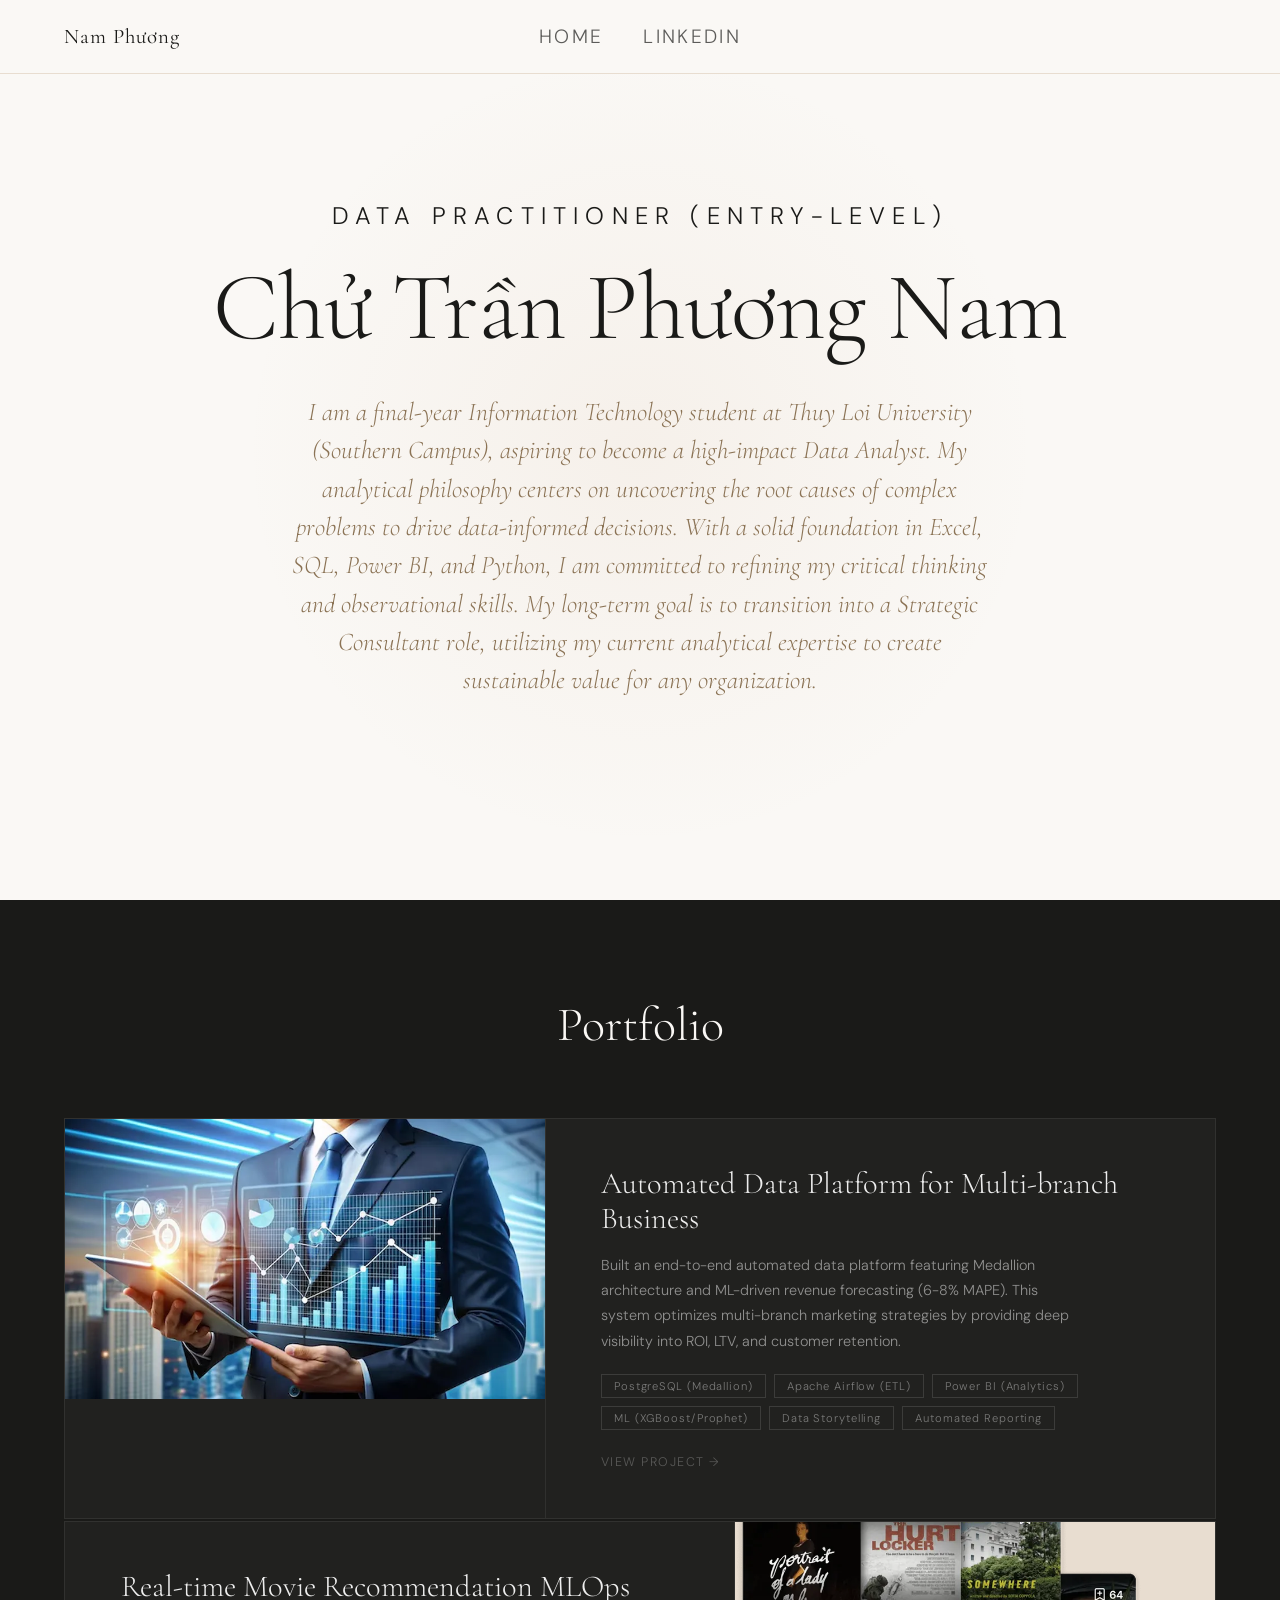
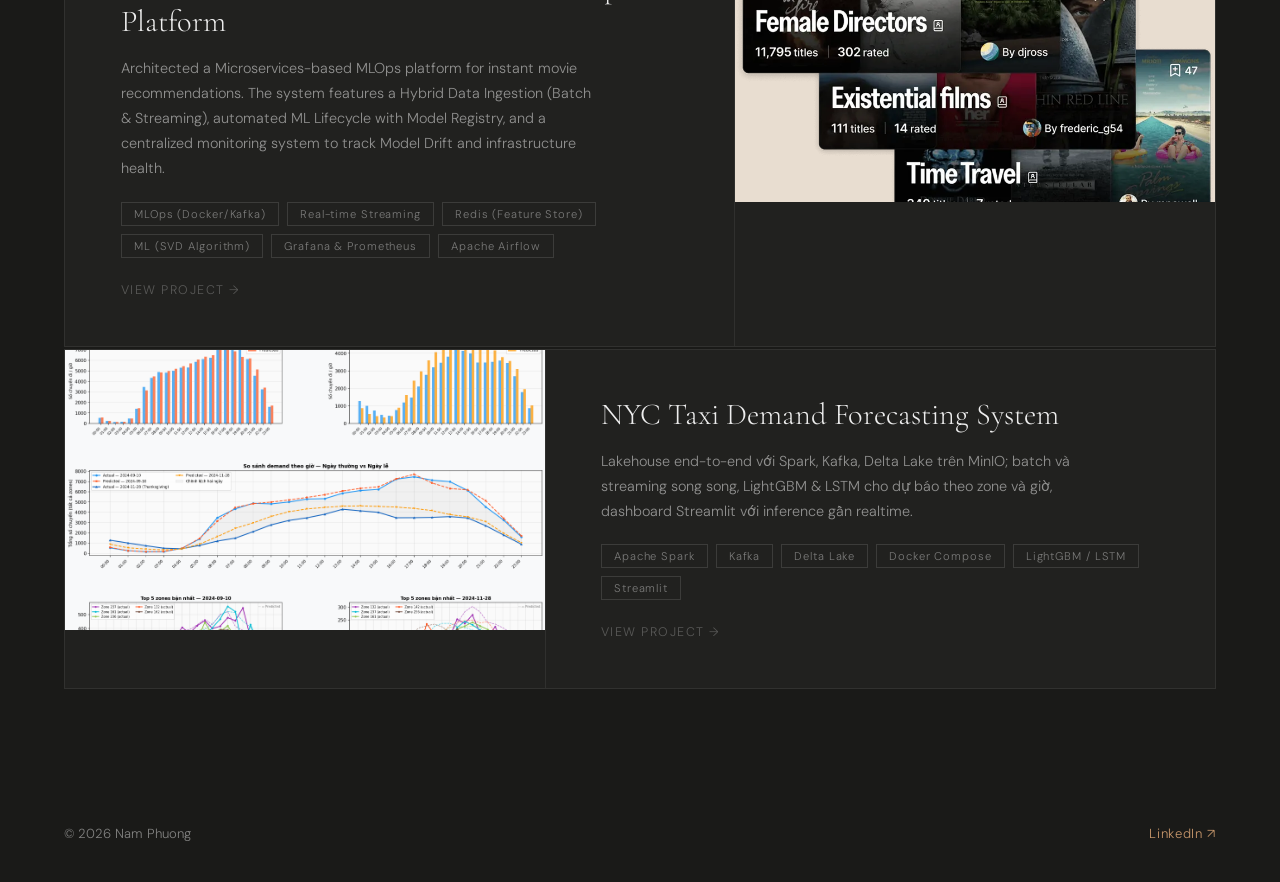
<file: index.html>
<!doctype html>
<html lang="en">
  <head>
    <meta charset="UTF-8" />
    <meta name="viewport" content="width=device-width, initial-scale=1.0" />
    <title>Chử Trần Phương Nam - Data Practitioner (Entry-level)</title>
    <link
      href="https://fonts.googleapis.com/css2?family=Cormorant+Garamond:ital,wght@0,300;0,400;0,600;1,300;1,400&family=DM+Sans:wght@300;400;500&display=swap"
      rel="stylesheet"
    />
    <link rel="stylesheet" href="style.css" />
  </head>
  <body>
    <nav>
      <a href="#" class="nav-logo">Nam Phương</a>
      <ul class="nav-links">
        <li><a href="index.html">Home</a></li>
        <li><a href="#about">LinkedIn</a></li>
        <!-- <li><a href="#contact">Contact</a></li> -->
      </ul>
    </nav>

    <section class="hero">
      <div class="hero-content">
        <p class="hero-eyebrow">Data Practitioner (Entry-level)</p>
        <h1 class="hero-title">Chử Trần Phương Nam</h1>
        <p class="hero-subtitle">
          I am a final-year Information Technology student at Thuy Loi University (Southern Campus), 
          aspiring to become a high-impact Data Analyst. 
          My analytical philosophy centers on uncovering the root causes of complex problems to drive data-informed decisions. 
          With a solid foundation in Excel, SQL, Power BI, and Python, I am committed to refining my critical thinking and observational skills.
           My long-term goal is to transition into a Strategic Consultant role, utilizing my current analytical expertise to create sustainable value for any organization.
        </p>
        <!-- <a href="#contact" class="btn">Start a conversation</a>   -->
      </div>
    </section>

    <section class="portfolio fade-in" id="portfolio">
      <div class="portfolio-header">
        <h2>Portfolio</h2>
      </div>
      <div class="portfolio-grid">
        <a class="portfolio-item" href="portfolio-detail.html?project=undp">
          <div class="portfolio-img">
            <img
              src="img/cach-phan-loai-doanh-thu-trong-doanh-nghiep.webp"
              alt="Data Platform Project"
              class="project-img"
            />
          </div>

          <div class="portfolio-content">
            <h3 class="portfolio-title">
              Automated Data Platform for Multi-branch Business
            </h3>
            <p class="portfolio-desc">
              Built an end-to-end automated data platform featuring Medallion
              architecture and ML-driven revenue forecasting (6-8% MAPE). This
              system optimizes multi-branch marketing strategies by providing
              deep visibility into ROI, LTV, and customer retention.
            </p>
            <div class="portfolio-tags">
              <span class="ptag">PostgreSQL (Medallion)</span>
              <span class="ptag">Apache Airflow (ETL)</span>
              <span class="ptag">Power BI (Analytics)</span>
              <span class="ptag">ML (XGBoost/Prophet)</span>
              <span class="ptag">Data Storytelling</span>
              <span class="ptag">Automated Reporting</span>
            </div>
            <span class="portfolio-cta">View project →</span>
          </div>
        </a>

        <a
          class="portfolio-item"
          href="portfolio-detail2.html?project=movie-mlops"
        >
          <div class="portfolio-img">
            <img
              src="img/home_feature-collections-mobile.webp"
              alt="Real-time Movie Recommendation MLOps Platform"
              class="project-img"
            />
          </div>

          <div class="portfolio-content">
            <h3 class="portfolio-title">
              Real-time Movie Recommendation MLOps Platform
            </h3>
            <p class="portfolio-desc">
              Architected a Microservices-based MLOps platform for instant movie
              recommendations. The system features a Hybrid Data Ingestion
              (Batch & Streaming), automated ML Lifecycle with Model Registry,
              and a centralized monitoring system to track Model Drift and
              infrastructure health.
            </p>
            <div class="portfolio-tags">
              <span class="ptag">MLOps (Docker/Kafka)</span>
              <span class="ptag">Real-time Streaming</span>
              <span class="ptag">Redis (Feature Store)</span>
              <span class="ptag">ML (SVD Algorithm)</span>
              <span class="ptag">Grafana & Prometheus</span>
              <span class="ptag">Apache Airflow</span>
            </div>
            <span class="portfolio-cta">View project →</span>
          </div>
        </a>

        <a
          class="portfolio-item"
          href="portfolio-detail3.html?project=nyc-taxi-forecasting"
        >
          <div class="portfolio-img">
            <img
              src="img/kq_md_images/problem-objective_demand-by-hour_line-chart.png"
              alt="NYC Taxi Demand Forecasting System"
              class="project-img"
            />
          </div>

          <div class="portfolio-content">
            <h3 class="portfolio-title">
              NYC Taxi Demand Forecasting System
            </h3>
            <p class="portfolio-desc">
              Lakehouse end-to-end với Spark, Kafka, Delta Lake trên MinIO; batch
              và streaming song song, LightGBM &amp; LSTM cho dự báo theo zone
              và giờ, dashboard Streamlit với inference gần realtime.
            </p>
            <div class="portfolio-tags">
              <span class="ptag">Apache Spark</span>
              <span class="ptag">Kafka</span>
              <span class="ptag">Delta Lake</span>
              <span class="ptag">Docker Compose</span>
              <span class="ptag">LightGBM / LSTM</span>
              <span class="ptag">Streamlit</span>
            </div>
            <span class="portfolio-cta">View project →</span>
          </div>
        </a>
        
      </div>
    </section>

    <!-- FOOTER -->
    <footer>
      <span>© 2026 Nam Phuong</span>
      <a href="https://linkedin.com" target="_blank">LinkedIn ↗</a>
    </footer>

    <script src="scripts.js"></script>
  </body>
</html>
</file>
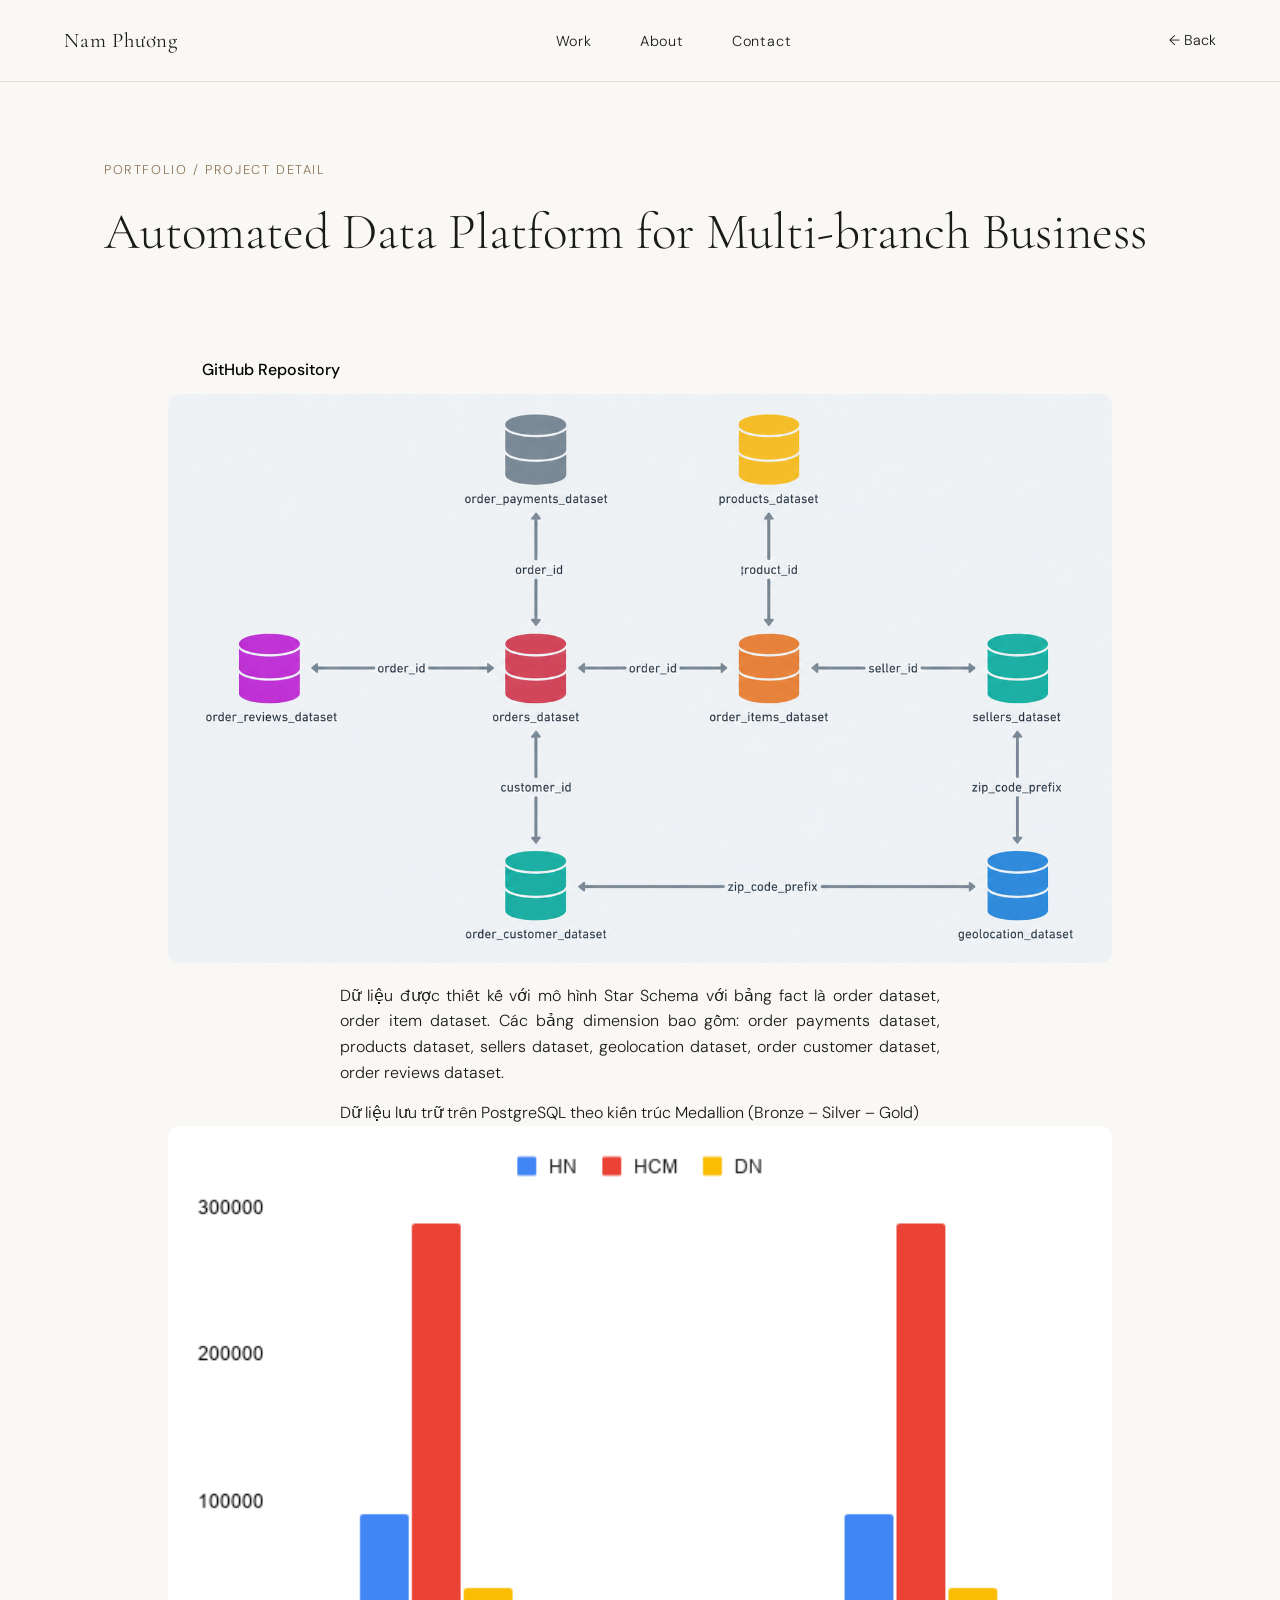
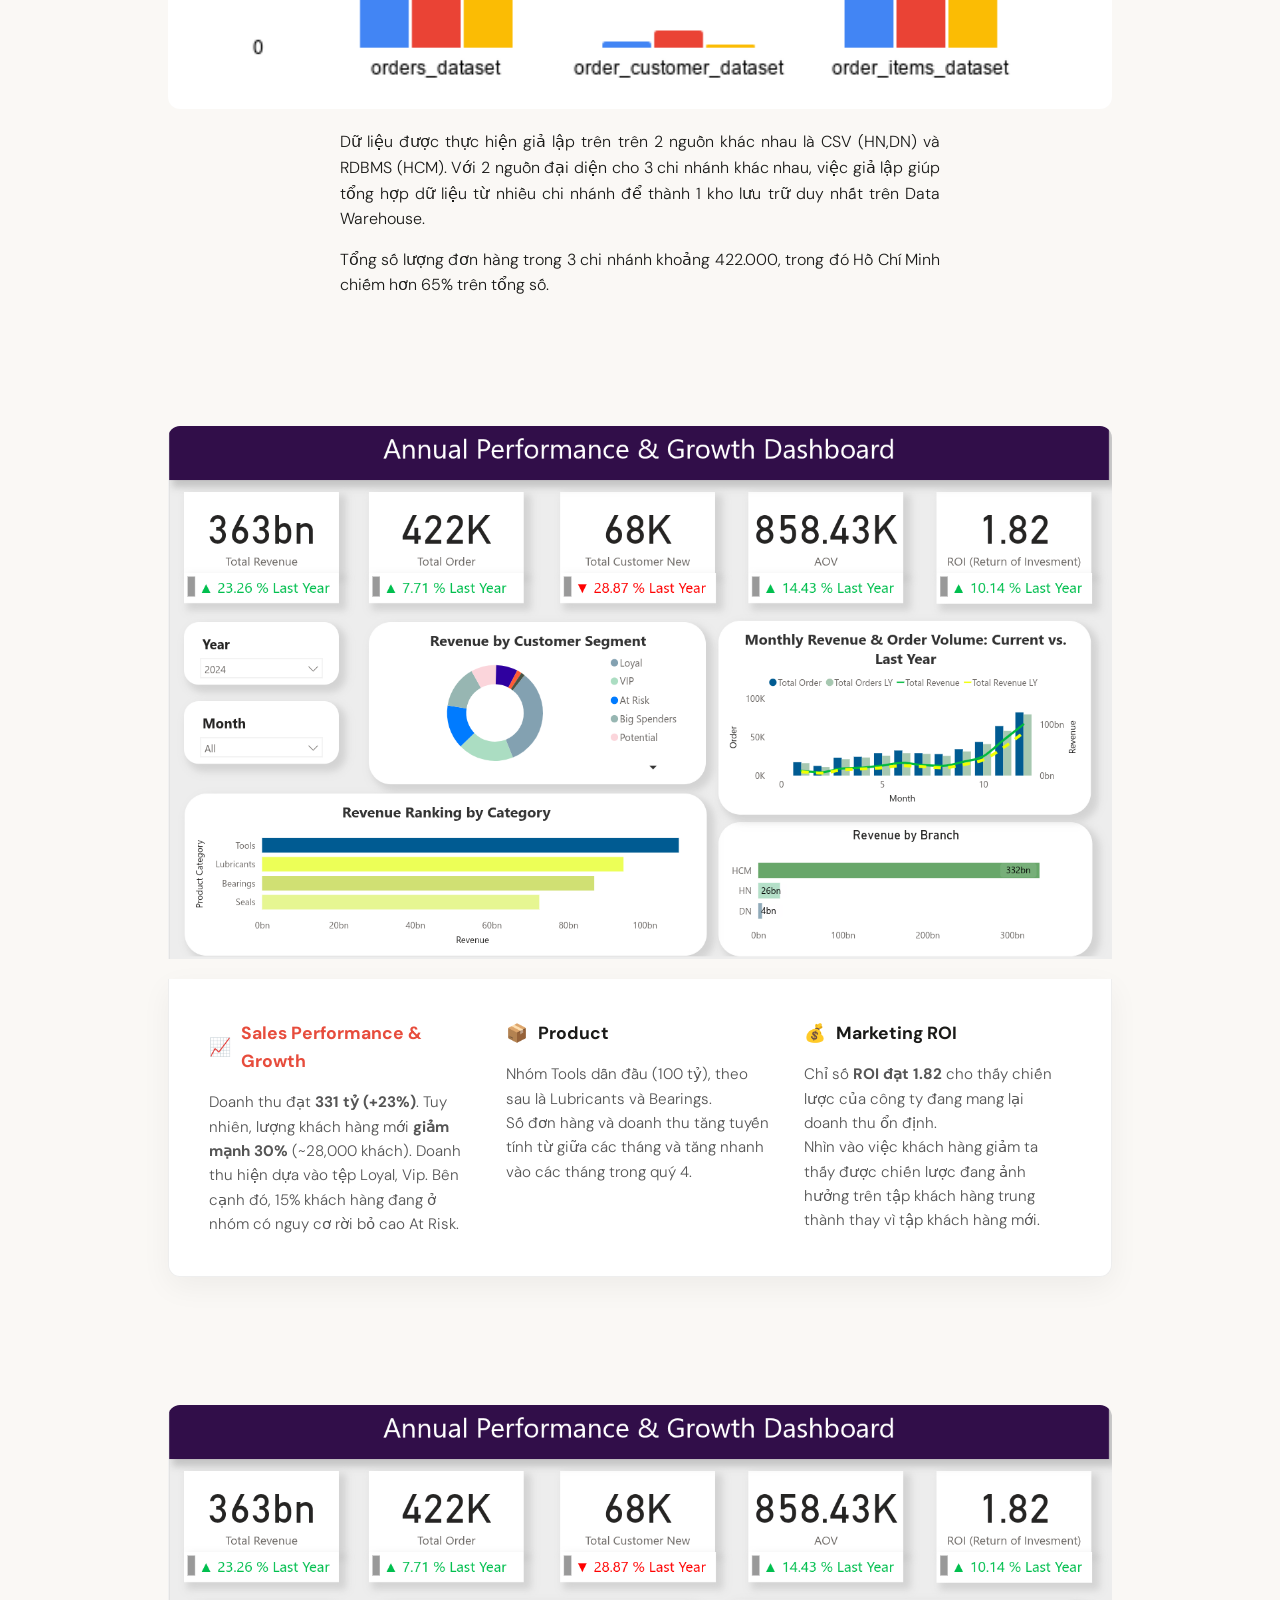
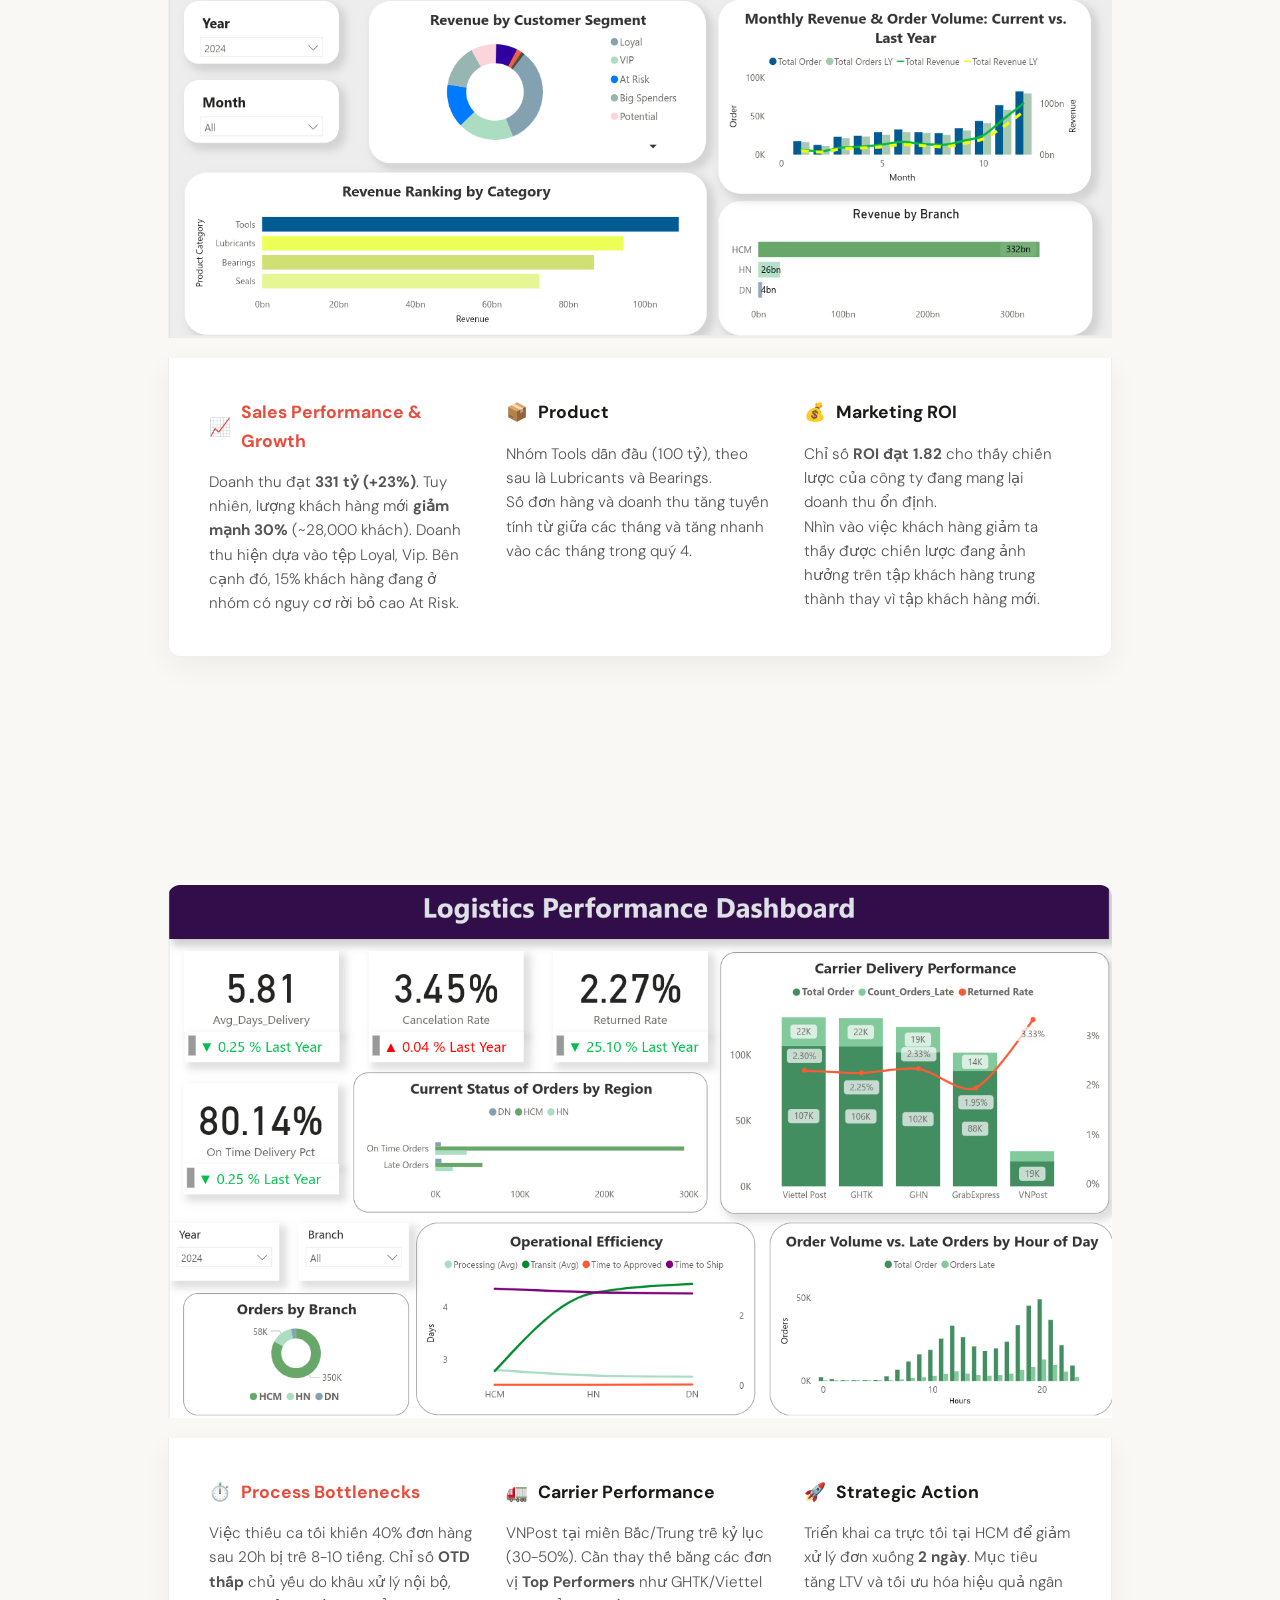
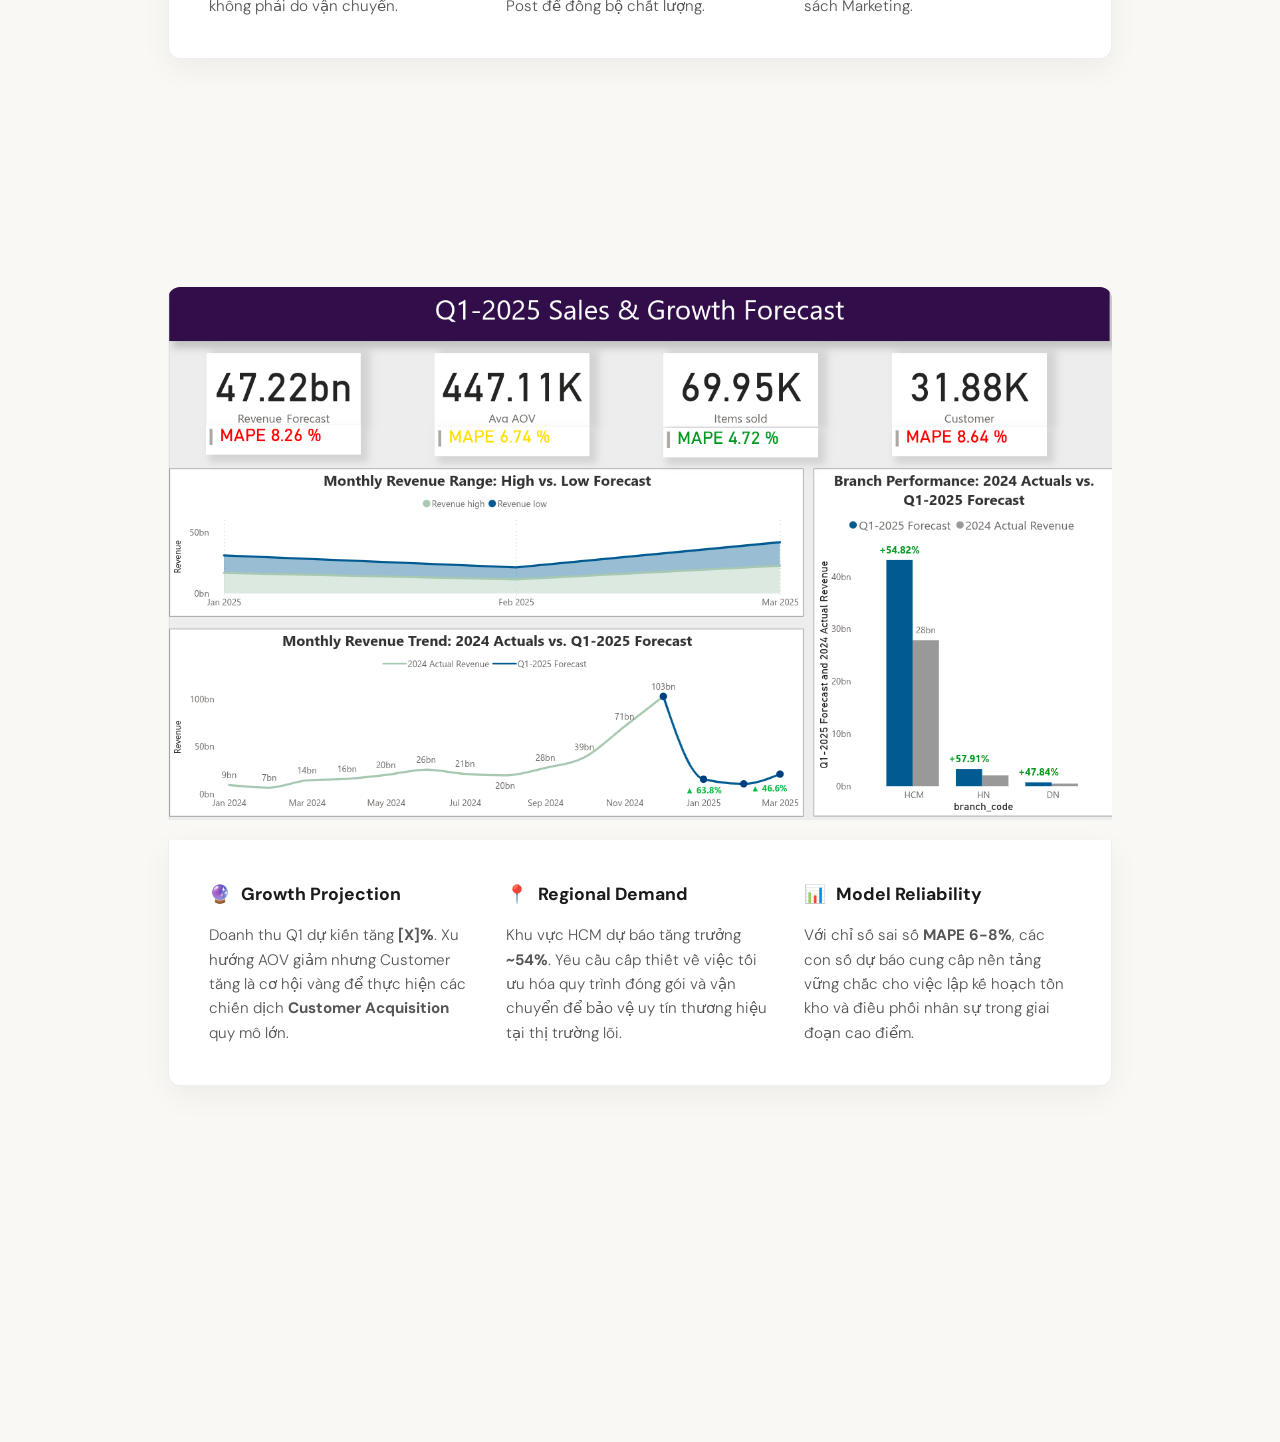
<file: portfolio-detail.html>
<!doctype html>
<html lang="en">
  <head>
    <meta charset="UTF-8" />
    <meta name="viewport" content="width=device-width, initial-scale=1.0" />
    <title>Portfolio — Chử Trần Phương Nam</title>
    <link
      href="https://fonts.googleapis.com/css2?family=Cormorant+Garamond:ital,wght@0,300;0,400;0,600;1,300;1,400&family=DM+Sans:wght@300;400;500&display=swap"
      rel="stylesheet"
    />
    <link rel="stylesheet" href="portfolio-detail.css" />
  </head>
  <body>
    <nav>
      <a href="index.html" class="nav-logo">Nam Phương</a>
      <ul class="nav-links">
        <li><a href="#work">Work</a></li>
        <li><a href="#about">About</a></li>
        <li><a href="#contact">Contact</a></li>
      </ul>
      <a href="index.html" class="back-btn">
        <span class="arrow">←</span> Back
      </a>
    </nav>

    <header class="detail-hero">
      <div class="breadcrumb">
        <a href="index.html">Portfolio</a> / <span>Project Detail</span>
      </div>
      <h1>Automated Data Platform for Multi-branch Business</h1>
    </header>
    <main class="detail-container">
      
      <section class="project-section">
        <div class="detail-container">
          <div class="project-links">
            <a
              href="https://github.com/ctpn0011111/E-Commerce-Data-Pipeline-End-to-End"
              target="_blank"
              class="github-btn"
            >
              <i class="fab fa-github"></i> GitHub Repository
            </a>
          </div>
          <div class="main-image-container intro-figure">
            <img
              src="img/diagram.png"
              alt="Sơ đồ quan hệ các bảng dữ liệu: orders, order_items, customers, payments, reviews, sellers và geolocation"
              class="full-width-img"
            />
          </div>
          <div style="display: flex; flex-direction: column; align-items: center;">
            <div style="max-width: 600px;"> 
              <p style="text-align: justify; margin-bottom: 15px;">
                Dữ liệu được thiết kế với mô hình Star Schema với bảng fact là order dataset, order item dataset. Các bảng dimension bao gồm: order payments dataset, products dataset, sellers dataset, geolocation dataset, order customer dataset, order reviews dataset.
              </p>
              <p style="text-align: justify;">
                Dữ liệu lưu trữ trên PostgreSQL theo kiến trúc Medallion (Bronze – Silver – Gold)
              </p>
            </div>
          </div>

        

          <div class="main-image-container intro-figure">
            <img
              src="img/chart.png"
              alt="Phân bổ khối lượng dữ liệu orders, customers và order_items theo Hà Nội, TP.HCM và Đà Nẵng"
              class="full-width-img"
            />
          </div>
          <div style="display: flex; flex-direction: column; align-items: center;">
            <div style="max-width: 600px;"> 
              <p style="text-align: justify; margin-bottom: 15px;">
                Dữ liệu được thực hiện giả lập trên trên 2 nguồn khác nhau là CSV (HN,DN) và RDBMS (HCM). 
                Với 2 nguồn đại diện cho 3 chi nhánh khác nhau, việc giả lập giúp tổng hợp dữ liệu từ nhiều chi 
                nhánh để thành 1 kho lưu trữ duy nhất trên Data Warehouse. </p>

                <p style="text-align: justify;">
                  Tổng số lượng đơn hàng trong 3 chi nhánh khoảng 422.000, trong đó Hồ Chí Minh chiếm hơn 65% trên tổng số.
                </p>
            </div>
          </div>
        </div>

        <div class="detail-container">

          <div class="main-image-container">
            <img
              src="img/overview.png"
              alt="Sales Overview Dashboard"
              class="full-width-img"
            />
          </div>

          <div class="analysis-card">
            <div class="analysis-grid">
              <div class="analysis-group alert">
                <h4><span class="icon">📈</span> Sales Performance & Growth</h4>
                <p>
                  Doanh thu đạt <strong>331 tỷ (+23%)</strong>. Tuy nhiên, lượng
                  khách hàng mới <strong>giảm mạnh 30%</strong> (~28,000 khách).
                  Doanh thu hiện dựa vào tệp Loyal, Vip. Bên cạnh đó, 15% khách
                  hàng đang ở nhóm có nguy cơ rời bỏ cao At Risk.
                </p>
              </div>

              <div class="analysis-group">
                <h4><span class="icon">📦</span> Product</h4>
                <p>
                  Nhóm Tools dẫn đầu (100 tỷ), theo sau là Lubricants và
                  Bearings.
                </p>
                <p>
                  Số đơn hàng và doanh thu tăng tuyến tính từ giữa các tháng và
                  tăng nhanh vào các tháng trong quý 4.
                </p>
              </div>

              <div class="analysis-group">
                <h4><span class="icon">💰</span> Marketing ROI</h4>
                <p>
                  Chỉ số <strong>ROI đạt 1.82</strong> cho thấy chiến lược của
                  công ty đang mang lại doanh thu ổn định.
                </p>
                <p>
                  Nhìn vào việc khách hàng giảm ta thấy được chiến lược đang ảnh
                  hưởng trên tập khách hàng trung thành thay vì tập khách hàng
                  mới.
                </p>
              </div>
            </div>
          </div>
        </div>
        <!-- card 2 -->
        <div class="detail-container">
          <div class="main-image-container">
            <img
              src="img/overview.png"
              alt="Sales Overview Dashboard"
              class="full-width-img"
            />
          </div>

          <div class="analysis-card">
            <div class="analysis-grid">
              <div class="analysis-group alert">
                <h4><span class="icon">📈</span> Sales Performance & Growth</h4>
                <p>
                  Doanh thu đạt <strong>331 tỷ (+23%)</strong>. Tuy nhiên, lượng
                  khách hàng mới <strong>giảm mạnh 30%</strong> (~28,000 khách).
                  Doanh thu hiện dựa vào tệp Loyal, Vip. Bên cạnh đó, 15% khách
                  hàng đang ở nhóm có nguy cơ rời bỏ cao At Risk.
                </p>
              </div>

              <div class="analysis-group">
                <h4><span class="icon">📦</span> Product</h4>
                <p>
                  Nhóm Tools dẫn đầu (100 tỷ), theo sau là Lubricants và
                  Bearings.
                </p>
                <p>
                  Số đơn hàng và doanh thu tăng tuyến tính từ giữa các tháng và
                  tăng nhanh vào các tháng trong quý 4.
                </p>
              </div>

              <div class="analysis-group">
                <h4><span class="icon">💰</span> Marketing ROI</h4>
                <p>
                  Chỉ số <strong>ROI đạt 1.82</strong> cho thấy chiến lược của
                  công ty đang mang lại doanh thu ổn định.
                </p>
                <p>
                  Nhìn vào việc khách hàng giảm ta thấy được chiến lược đang ảnh
                  hưởng trên tập khách hàng trung thành thay vì tập khách hàng
                  mới.
                </p>
              </div>
            </div>
          </div>
        </div>
      </section>

      <section class="project-section">
        <div class="detail-container">
          <div class="main-image-container">
            <img
              src="img/operational.png"
              alt="Sales Overview Dashboard"
              class="full-width-img"
            />
          </div>

          <div class="analysis-card">
            <div class="analysis-grid">
              <div class="analysis-group alert">
                <h4><span class="icon">⏱️</span> Process Bottlenecks</h4>
                <p>
                  Việc thiếu ca tối khiến 40% đơn hàng sau 20h bị trễ 8-10
                  tiếng. Chỉ số <strong>OTD thấp</strong> chủ yếu do khâu xử lý
                  nội bộ, không phải do vận chuyển.
                </p>
              </div>

              <div class="analysis-group">
                <h4><span class="icon">🚛</span> Carrier Performance</h4>
                <p>
                  VNPost tại miền Bắc/Trung trễ kỷ lục (30-50%). Cần thay thế
                  bằng các đơn vị <strong>Top Performers</strong> như
                  GHTK/Viettel Post để đồng bộ chất lượng.
                </p>
              </div>

              <div class="analysis-group">
                <h4><span class="icon">🚀</span> Strategic Action</h4>
                <p>
                  Triển khai ca trực tối tại HCM để giảm xử lý đơn xuống
                  <strong>2 ngày</strong>. Mục tiêu tăng LTV và tối ưu hóa hiệu
                  quả ngân sách Marketing.
                </p>
              </div>
            </div>
          </div>
        </div>
      </section>

      <section class="project-section">
        <div class="detail-container">
          <div class="main-image-container">
            <img
              src="img/forecast.png"
              alt="Sales Overview Dashboard"
              class="full-width-img"
            />
          </div>

          <div class="analysis-card">
            <div class="analysis-grid">
              <div class="analysis-group">
                <h4><span class="icon">🔮</span> Growth Projection</h4>
                <p>
                  Doanh thu Q1 dự kiến tăng <strong>[X]%</strong>. Xu hướng AOV
                  giảm nhưng Customer tăng là cơ hội vàng để thực hiện các chiến
                  dịch <strong>Customer Acquisition</strong> quy mô lớn.
                </p>
              </div>

              <div class="analysis-group">
                <h4><span class="icon">📍</span> Regional Demand</h4>
                <p>
                  Khu vực HCM dự báo tăng trưởng <strong>~54%</strong>. Yêu cầu
                  cấp thiết về việc tối ưu hóa quy trình đóng gói và vận chuyển
                  để bảo vệ uy tín thương hiệu tại thị trường lõi.
                </p>
              </div>

              <div class="analysis-group">
                <h4><span class="icon">📊</span> Model Reliability</h4>
                <p>
                  Với chỉ số sai số <strong>MAPE 6-8%</strong>, các con số dự
                  báo cung cấp nền tảng vững chắc cho việc lập kế hoạch tồn kho
                  và điều phối nhân sự trong giai đoạn cao điểm.
                </p>
              </div>
            </div>
          </div>
        </div>
      </section>
    </main>

    <script src="portfolio-detail.js"></script>
  </body>
</html>
</file>
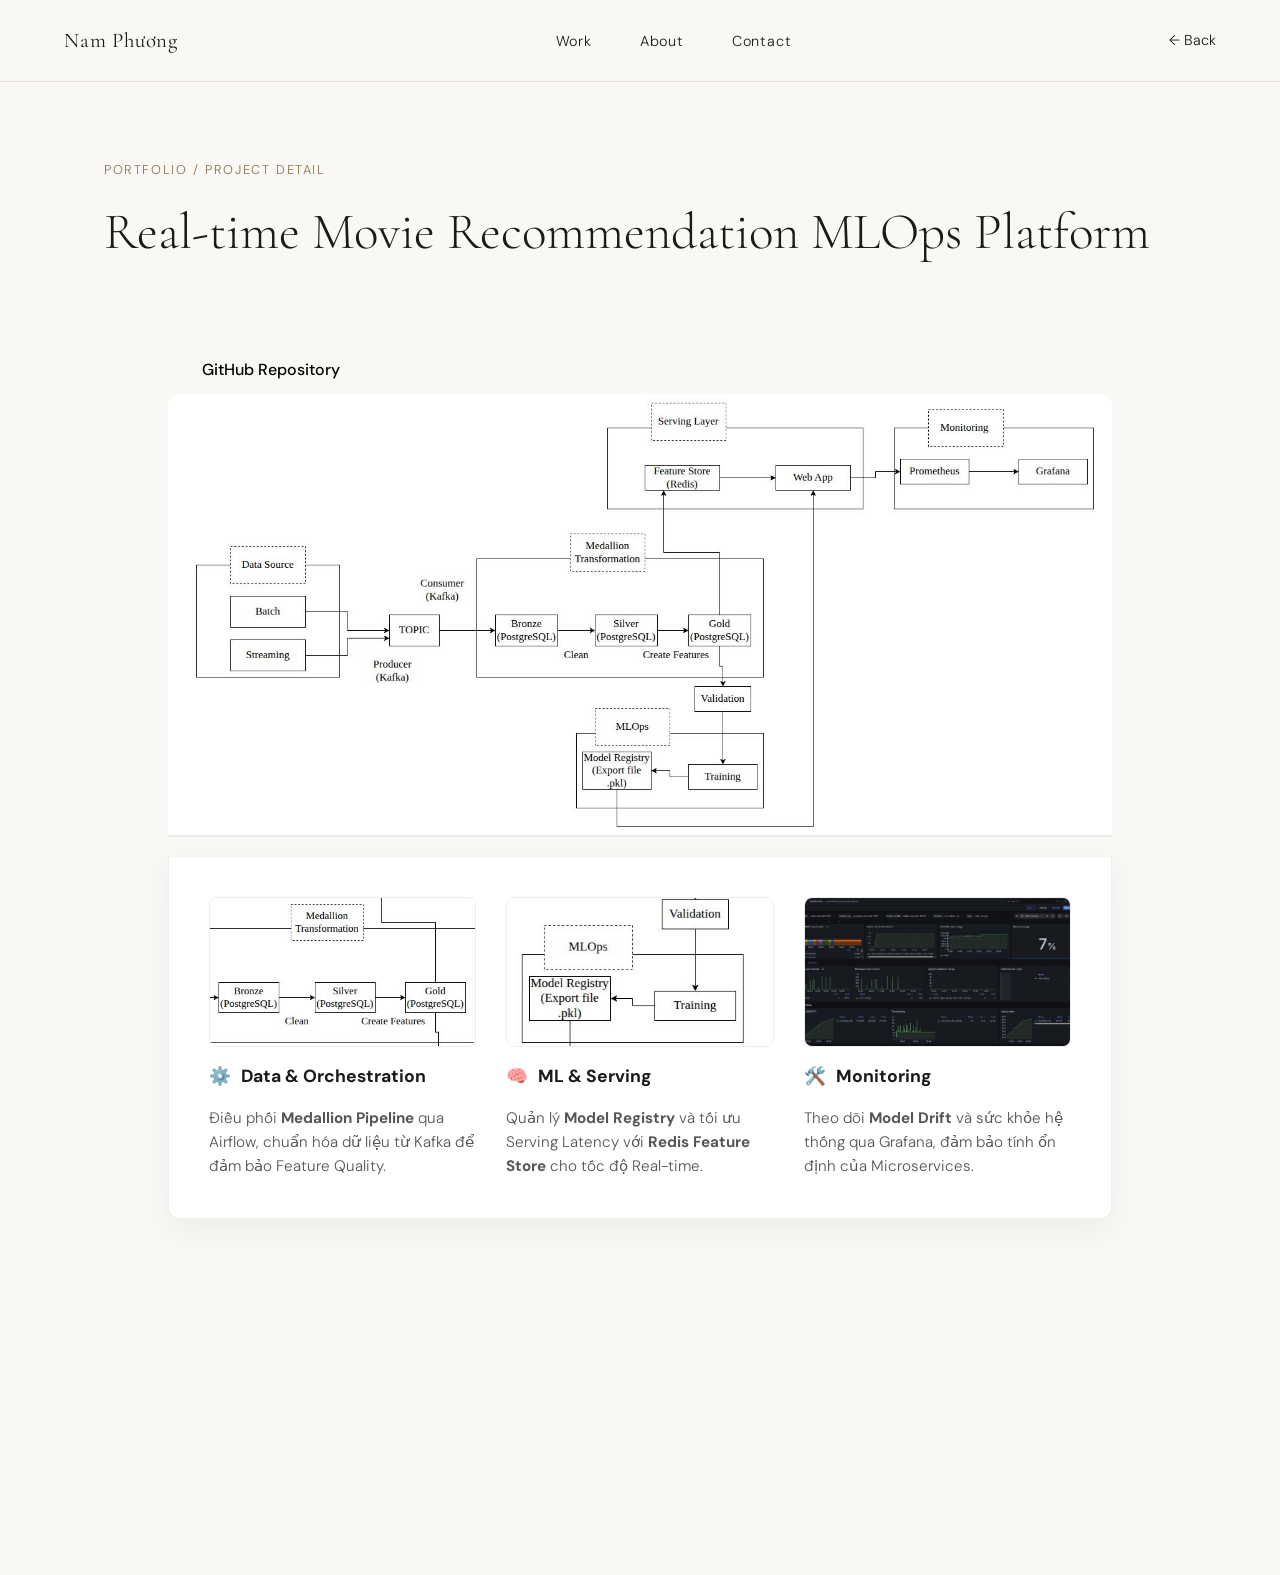
<file: portfolio-detail2.html>
<!doctype html>
<html lang="en">
  <head>
    <meta charset="UTF-8" />
    <meta name="viewport" content="width=device-width, initial-scale=1.0" />
    <title>Portfolio — Chử Trần Phương Nam</title>
    <link
      href="https://fonts.googleapis.com/css2?family=Cormorant+Garamond:ital,wght@0,300;0,400;0,600;1,300;1,400&family=DM+Sans:wght@300;400;500&display=swap"
      rel="stylesheet"
    />
    <link rel="stylesheet" href="portfolio-detail2.css" />
  </head>
  <body>
    <nav>
      <a href="#" class="nav-logo">Nam Phương</a>
      <ul class="nav-links">
        <li><a href="#work">Work</a></li>
        <li><a href="#about">About</a></li>
        <li><a href="#contact">Contact</a></li>
      </ul>
      <a href="index.html" class="back-btn">
        <span class="arrow">←</span> Back
      </a>
    </nav>

    <header class="detail-hero">
      <div class="breadcrumb">
        <a href="index.html">Portfolio</a> / <span>Project Detail</span>
      </div>
      <h1>Real-time Movie Recommendation MLOps Platform</h1>
    </header>
    <main class="detail-container">
      <section class="project-section">
        <div class="detail-container">
          <div class="project-links">
            <a
              href="https://github.com/ctpn0011111/mlops-for-movie-recommendation"
              target="_blank"
              class="github-btn"
            >
              <i class="fab fa-github"></i> GitHub Repository
            </a>
          </div>
          <div class="main-image-container">
            <img
              src="img/kientruc.png"
              alt="Sales Overview Dashboard"
              class="full-width-img"
            />
          </div>

          <div class="analysis-card">
            <div class="analysis-grid">
              <div class="analysis-group">
                <div class="zoom-in-img-wrapper">
                  <img
                    src="img/zoom1.png"
                    class="zoom-img"
                    alt="Data Pipeline"
                  />
                </div>
                <h4><span class="icon">⚙️</span> Data & Orchestration</h4>
                <p>
                  Điều phối <strong>Medallion Pipeline</strong> qua Airflow,
                  chuẩn hóa dữ liệu từ Kafka để đảm bảo Feature Quality.
                </p>
              </div>

              <div class="analysis-group">
                <div class="zoom-in-img-wrapper">
                  <img
                    src="img/zoom2.png"
                    class="zoom-img"
                    alt="ML Lifecycle"
                  />
                </div>
                <h4><span class="icon">🧠</span> ML & Serving</h4>
                <p>
                  Quản lý <strong>Model Registry</strong> và tối ưu Serving
                  Latency với <strong>Redis Feature Store</strong> cho tốc độ
                  Real-time.
                </p>
              </div>

              <div class="analysis-group">
                <div class="zoom-in-img-wrapper">
                  <img src="img/zoom3.png" class="zoom-img" alt="Monitoring" />
                </div>
                <h4><span class="icon">🛠️</span> Monitoring</h4>
                <p>
                  Theo dõi <strong>Model Drift</strong> và sức khỏe hệ thống qua
                  Grafana, đảm bảo tính ổn định của Microservices.
                </p>
              </div>
            </div>
          </div>
        </div>
      </section>
    </main>

    <script src="portfolio-detail.js"></script>
  </body>
</html>
</file>
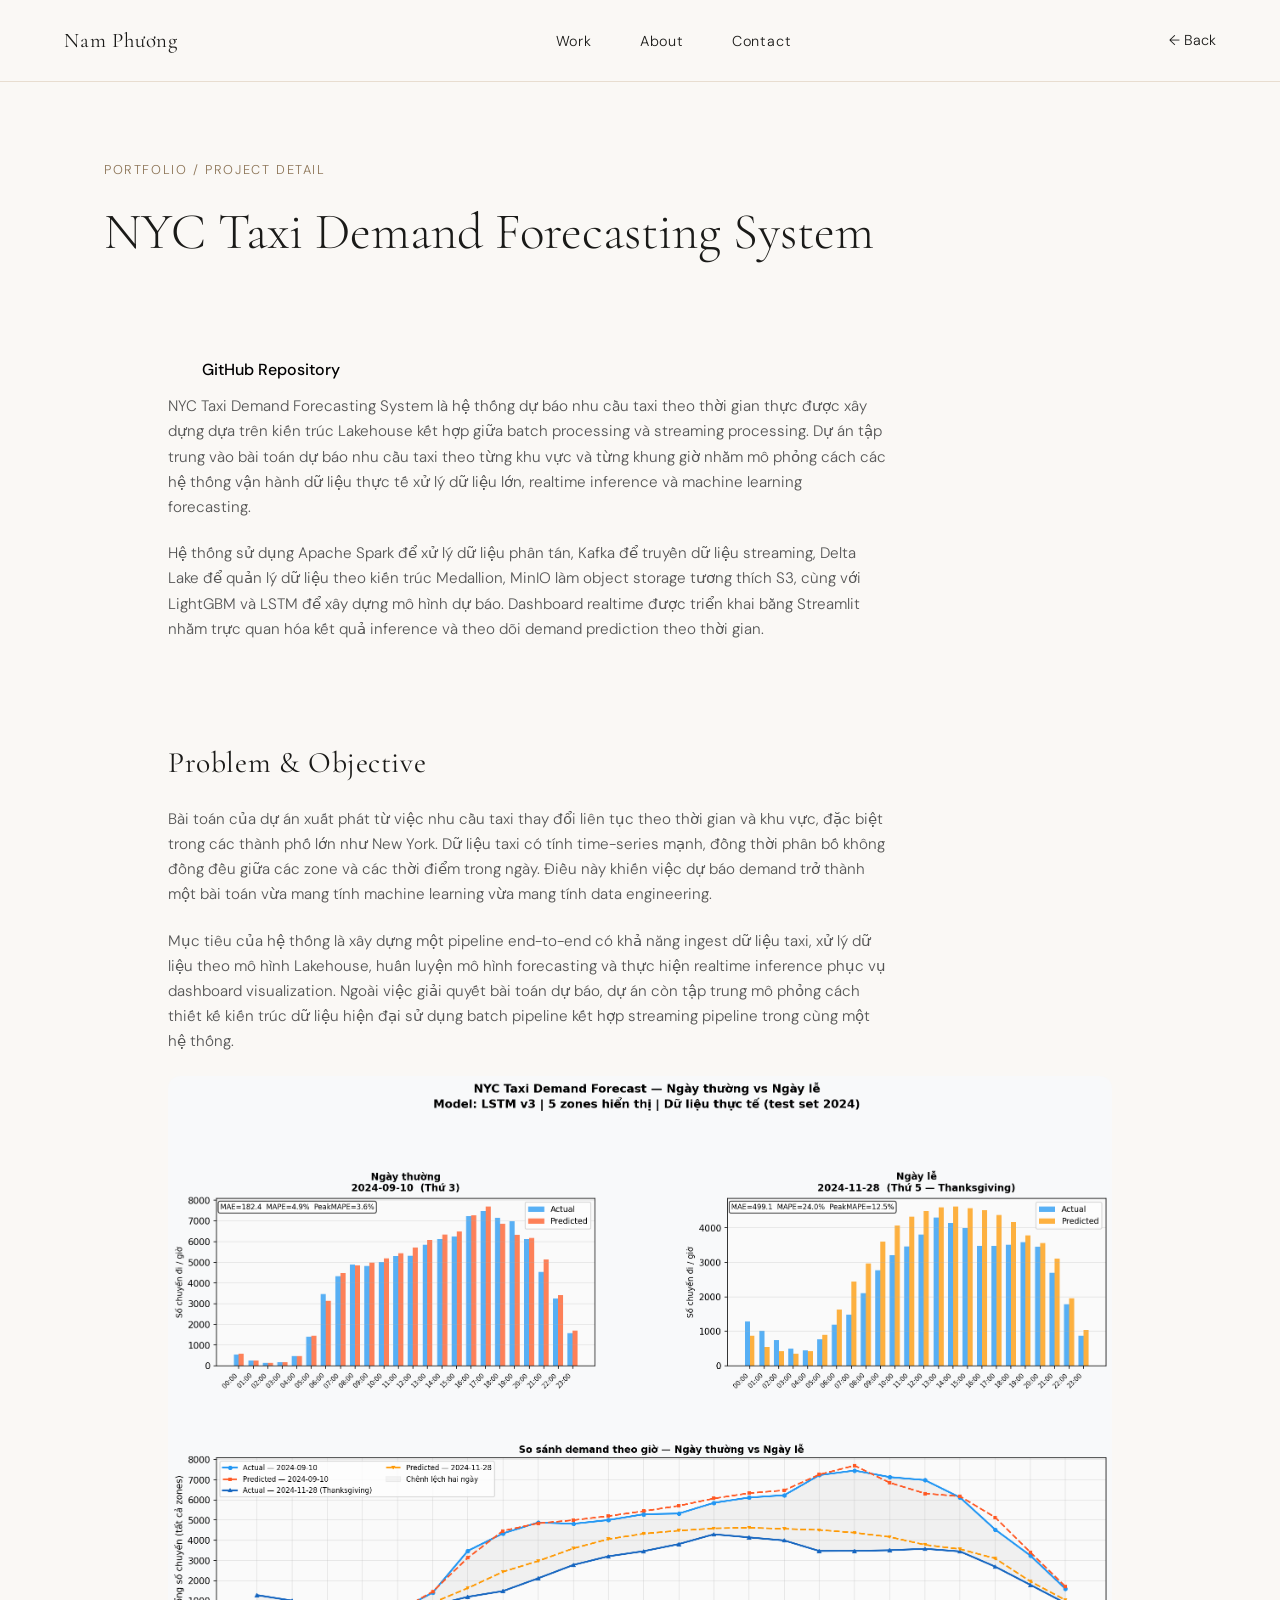
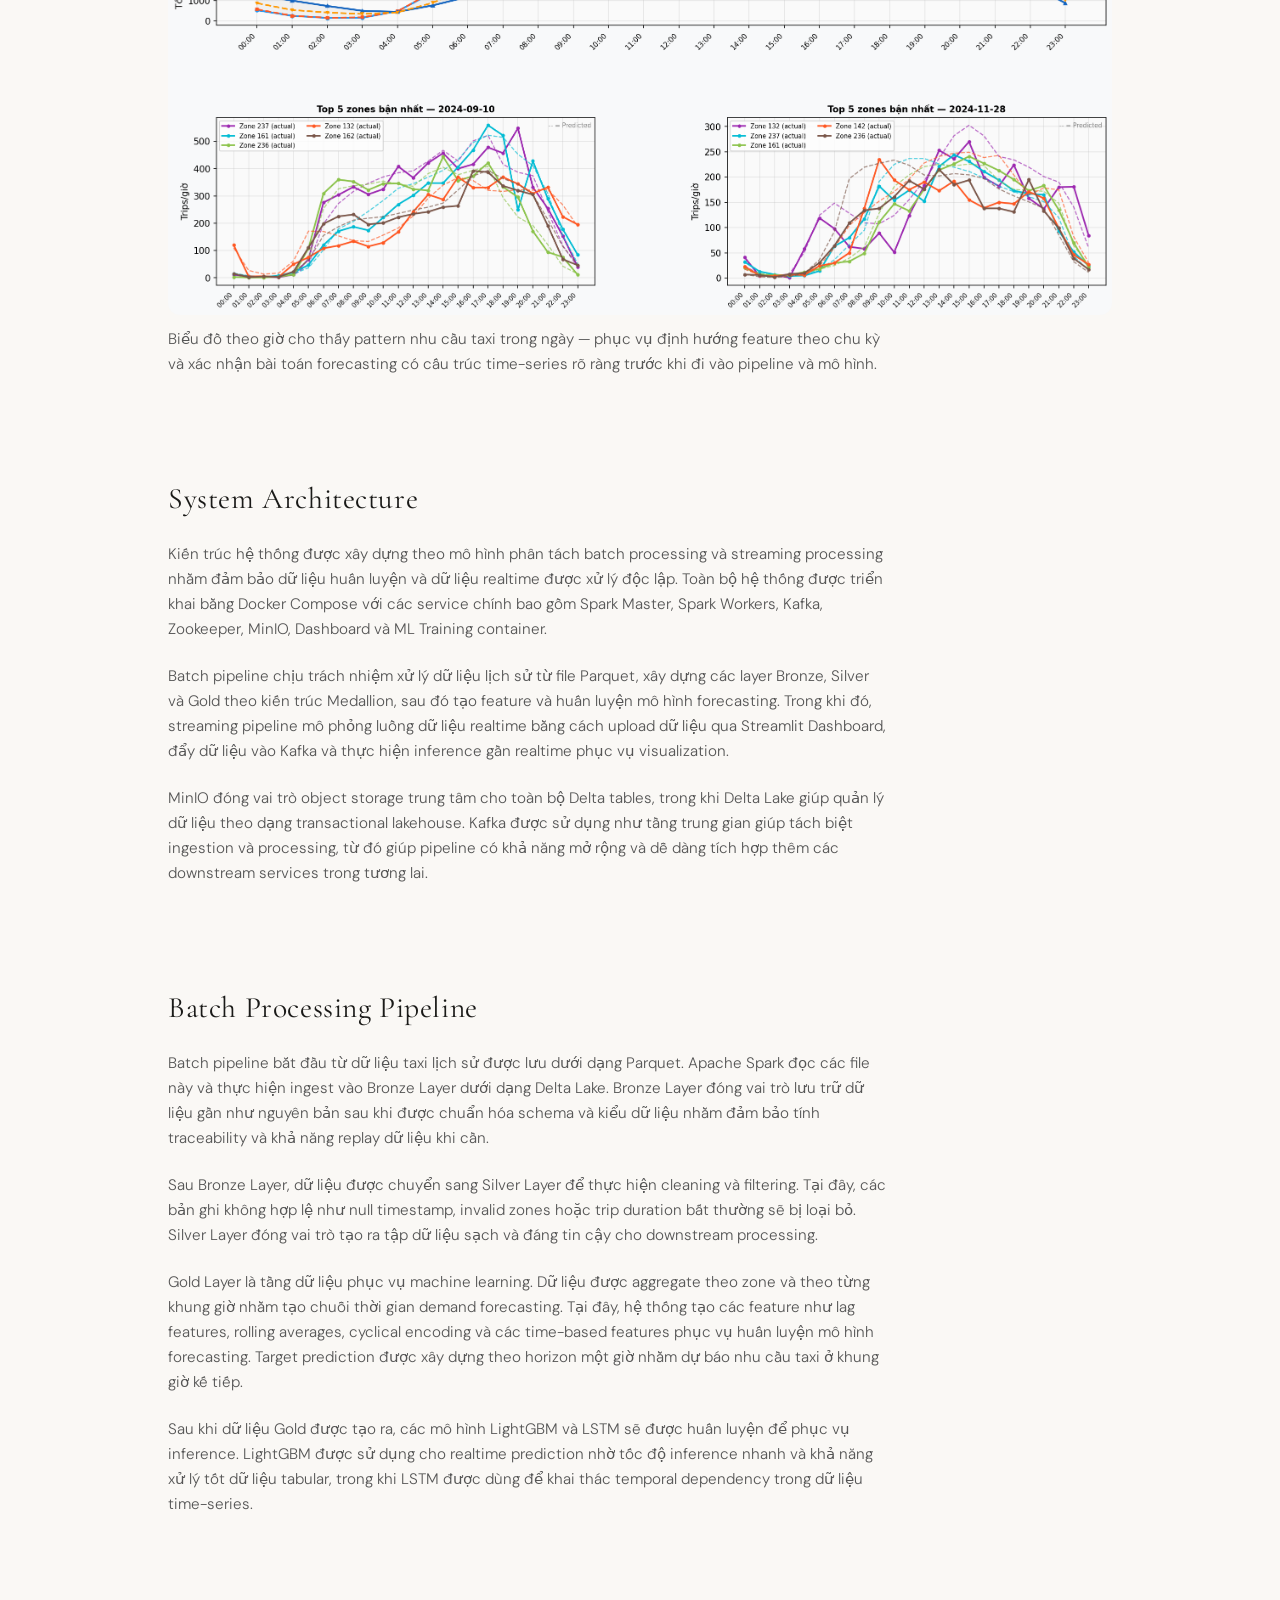
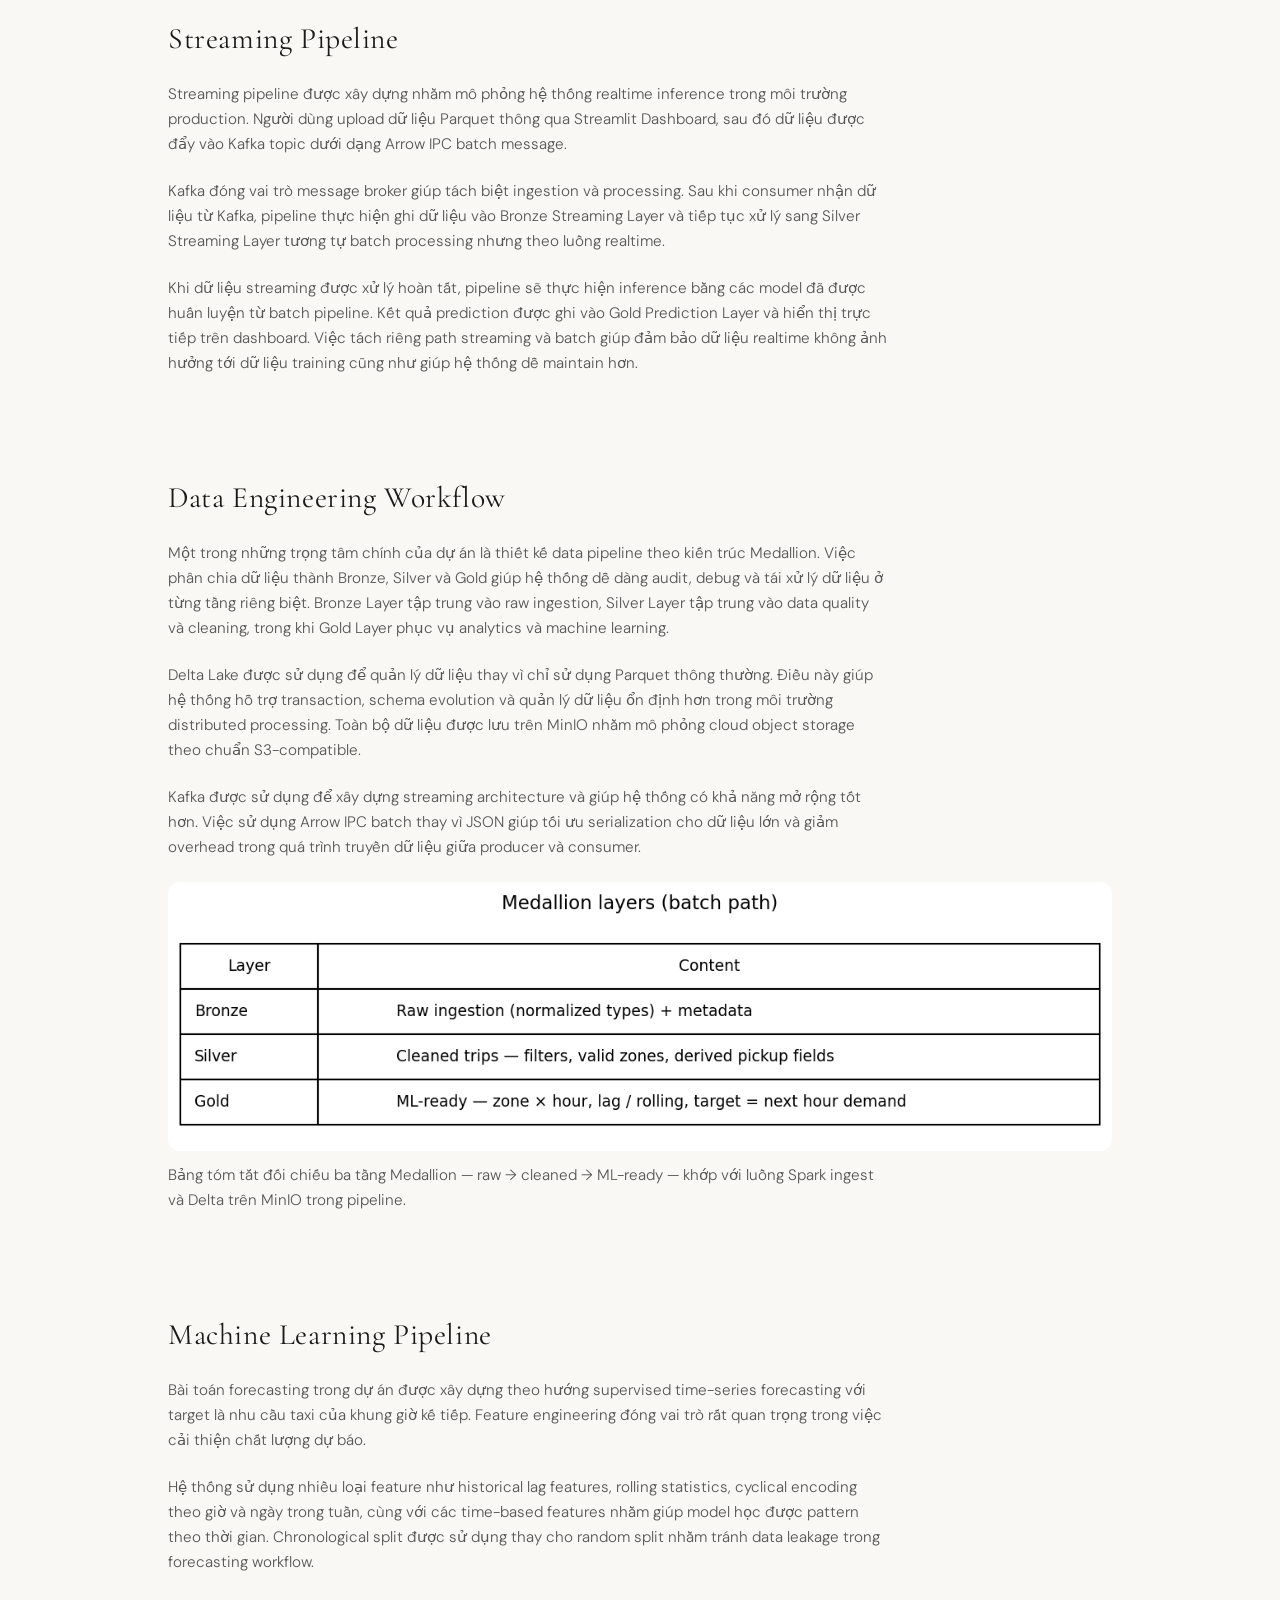
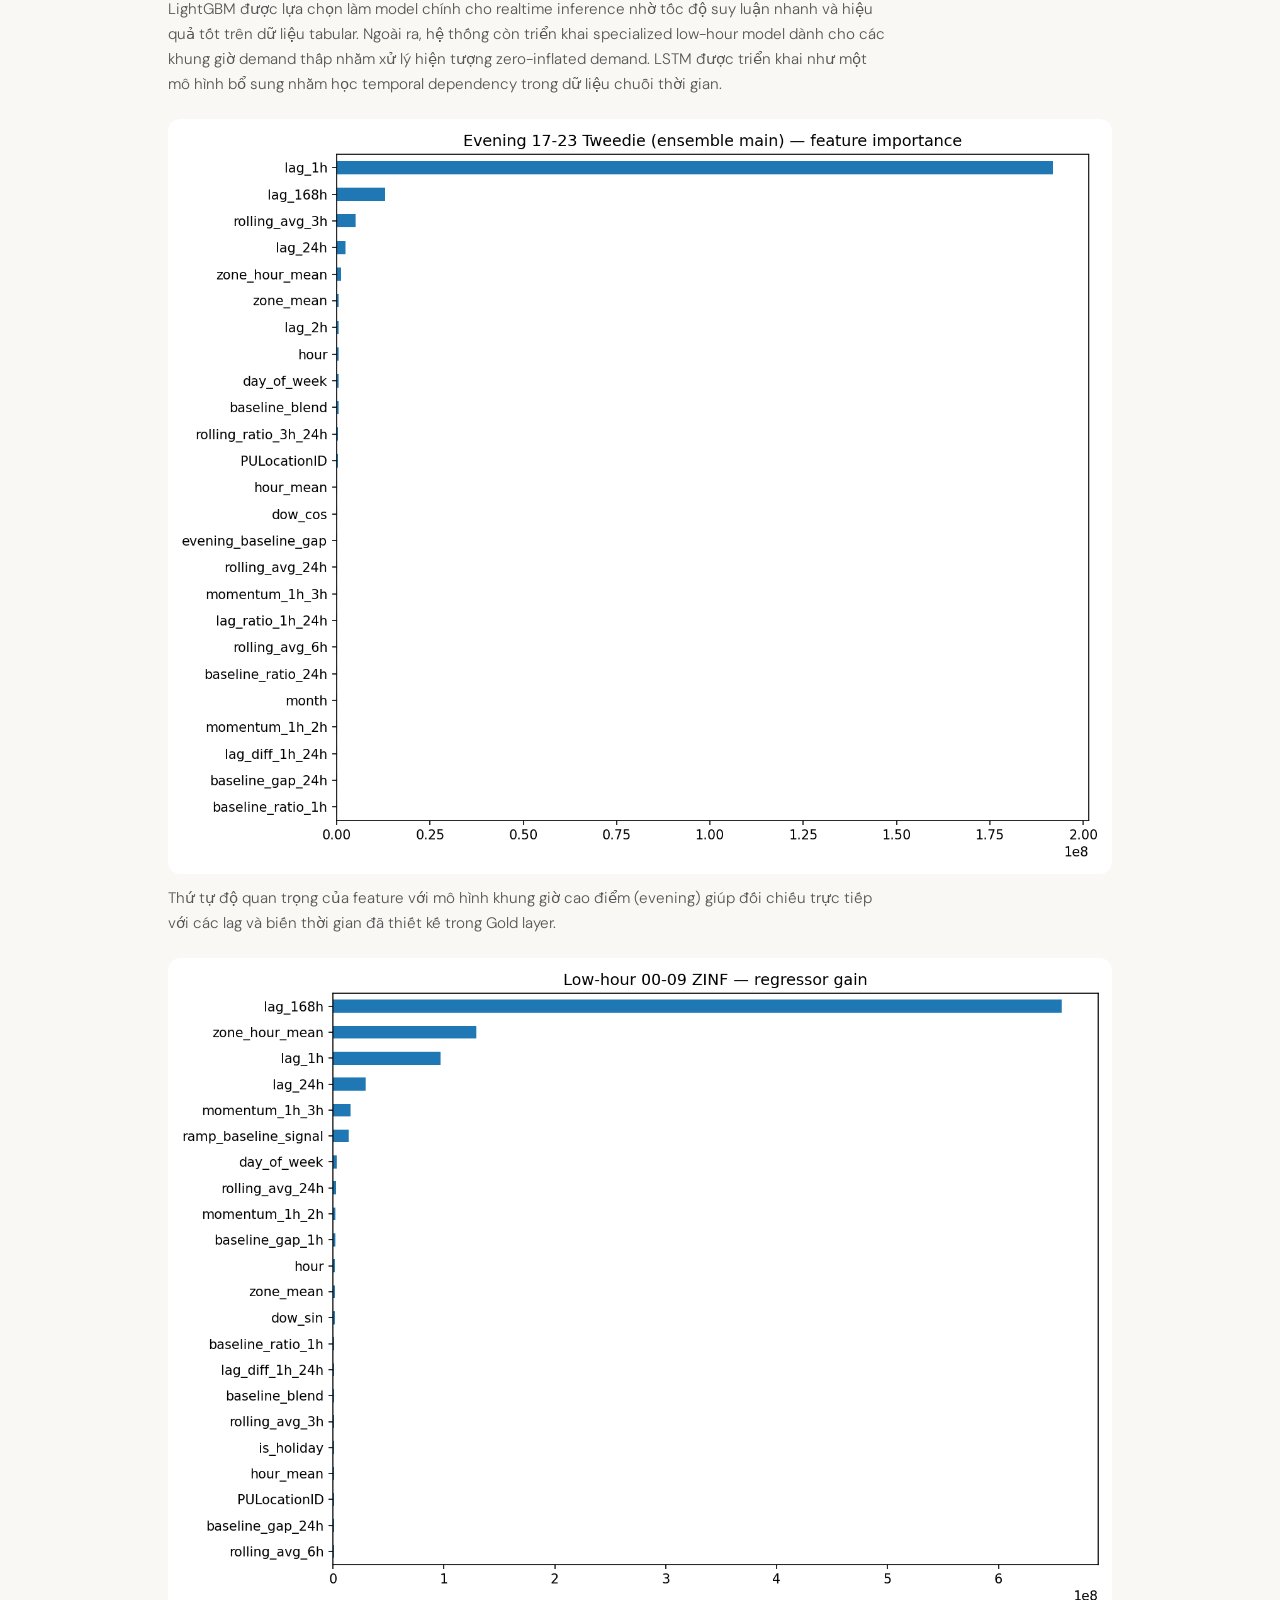
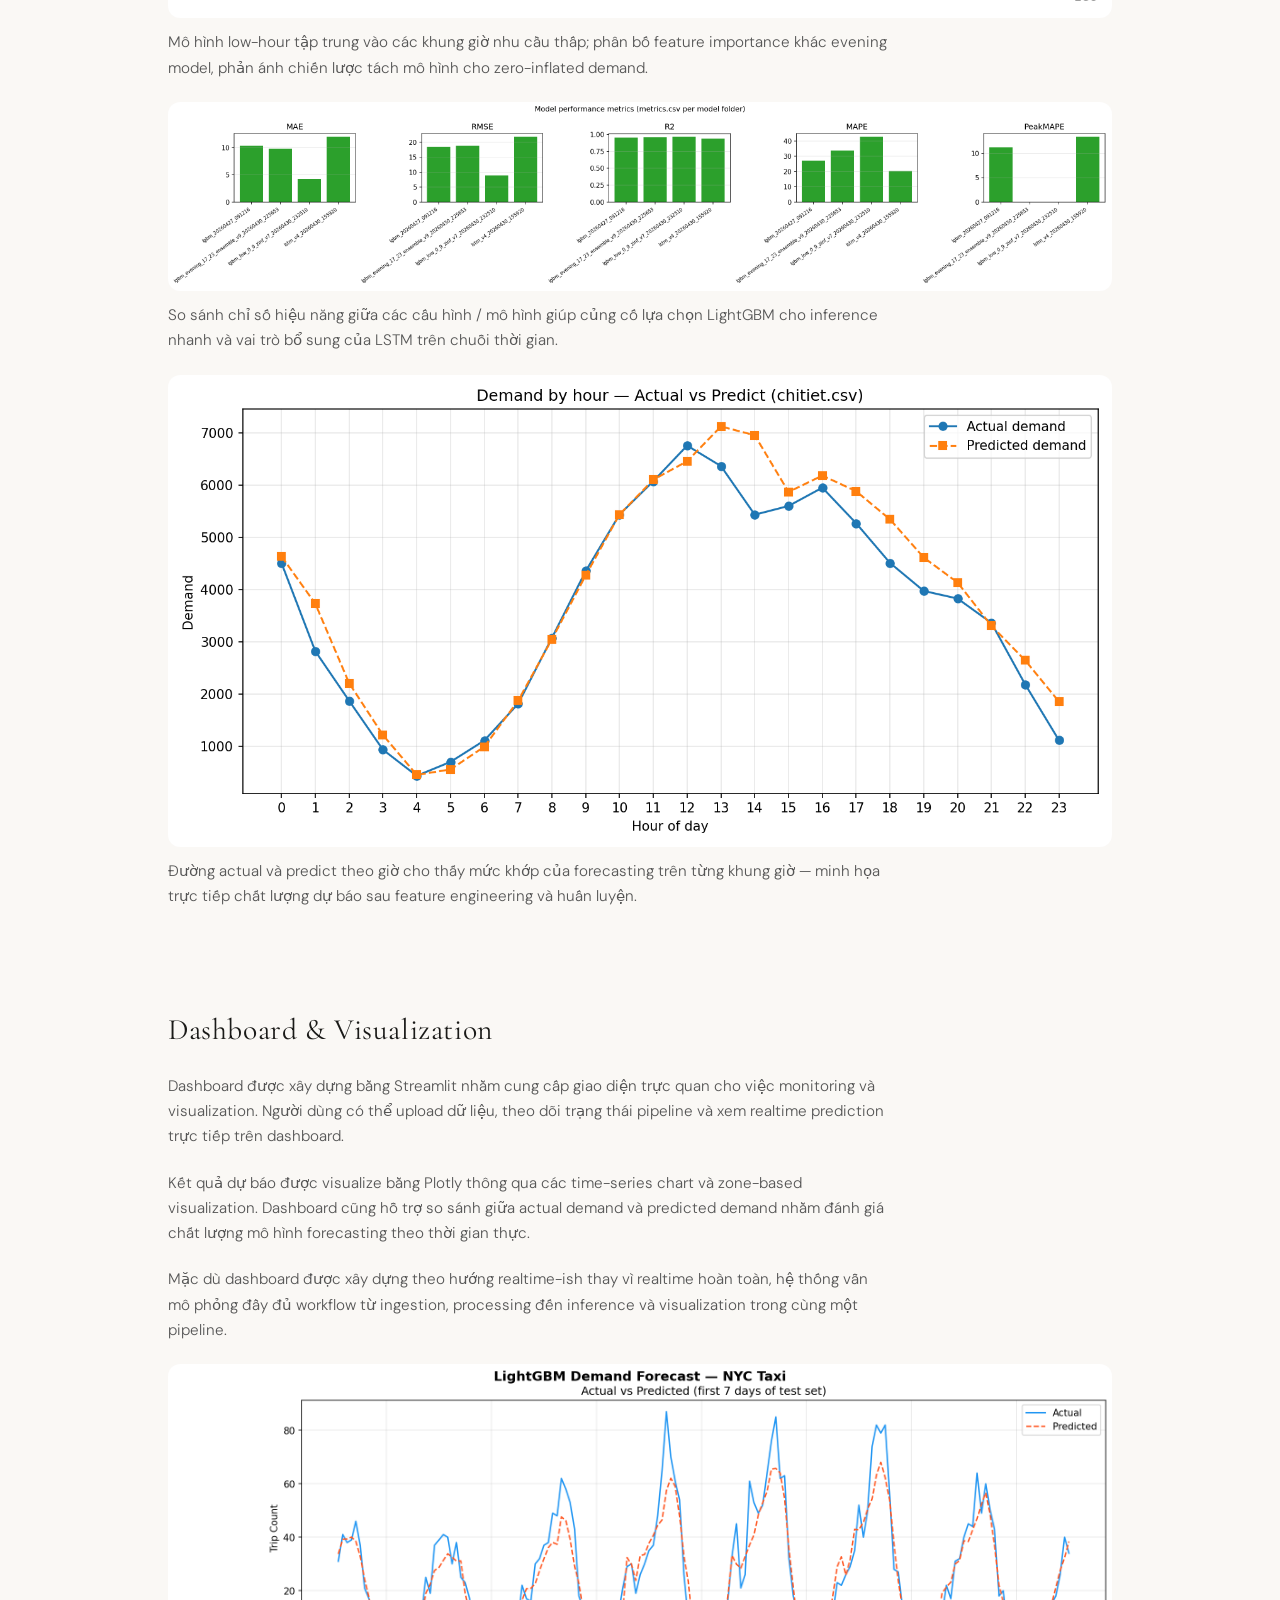
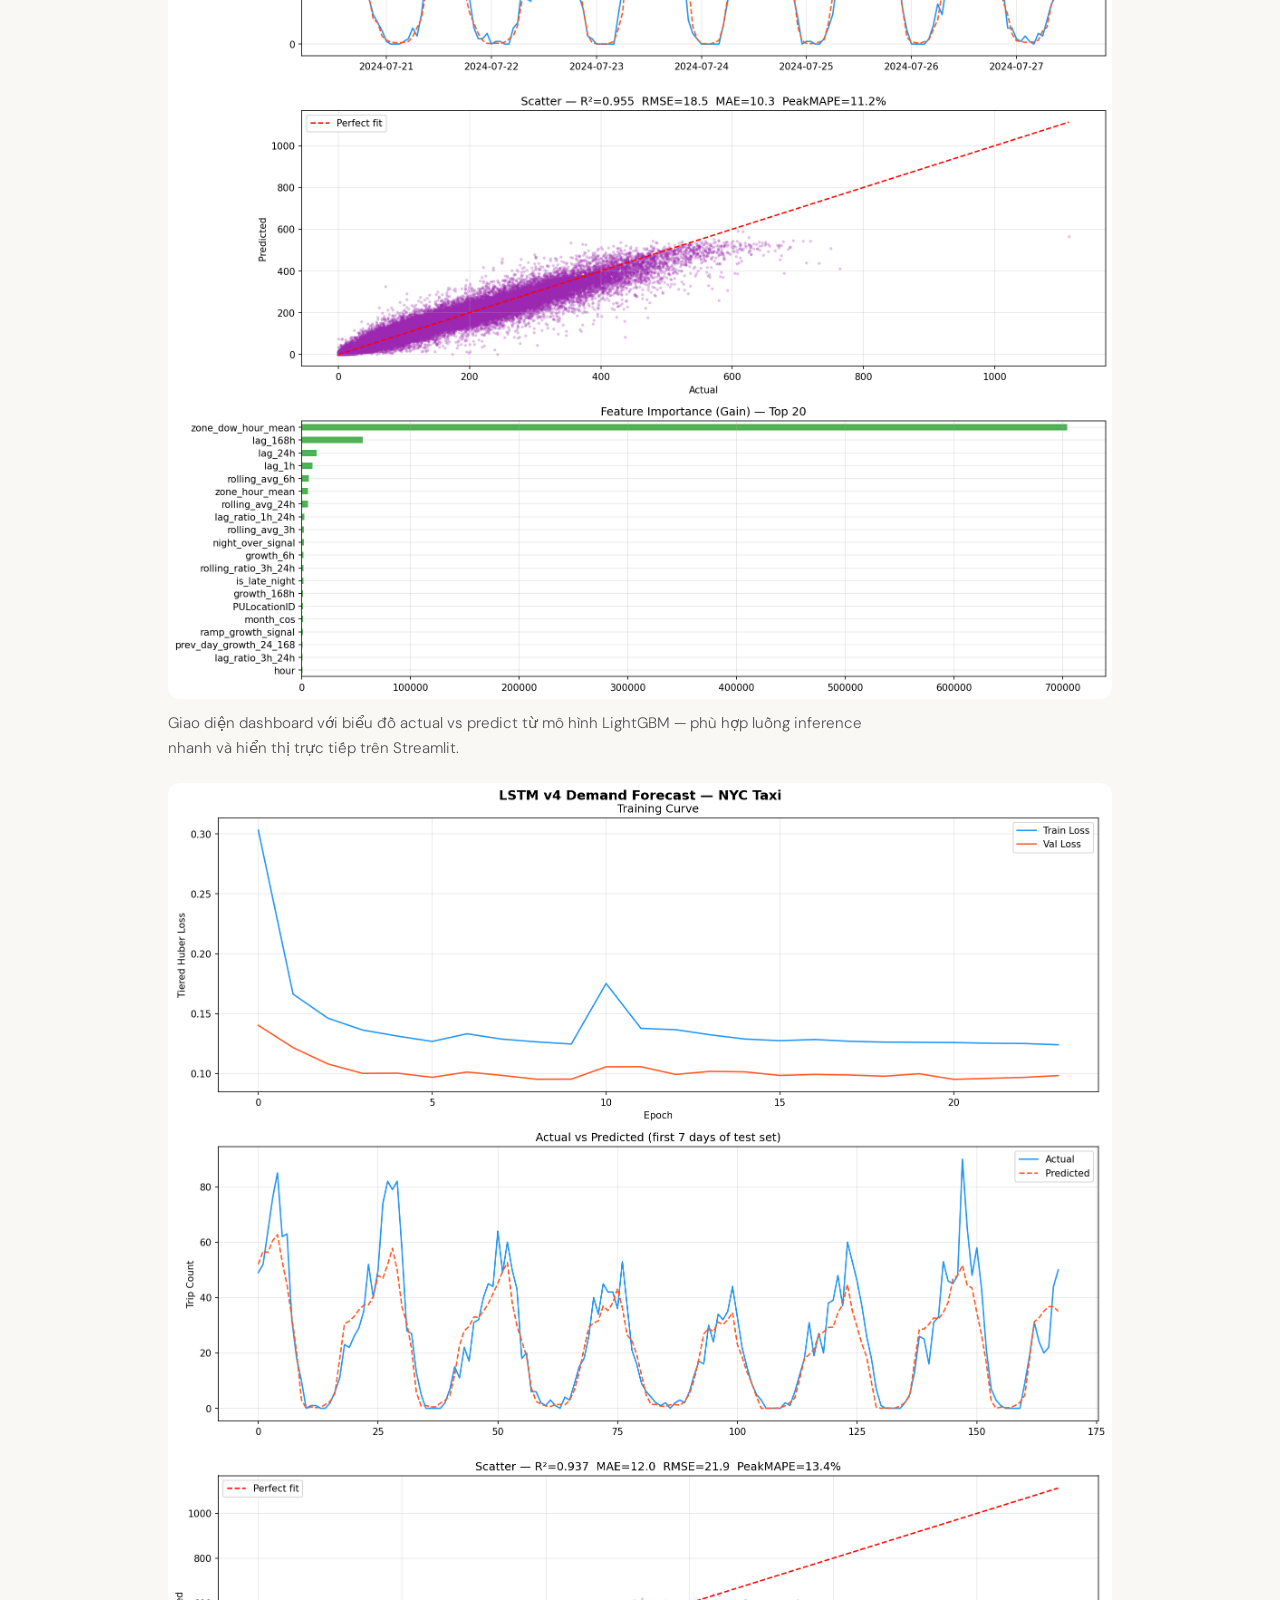
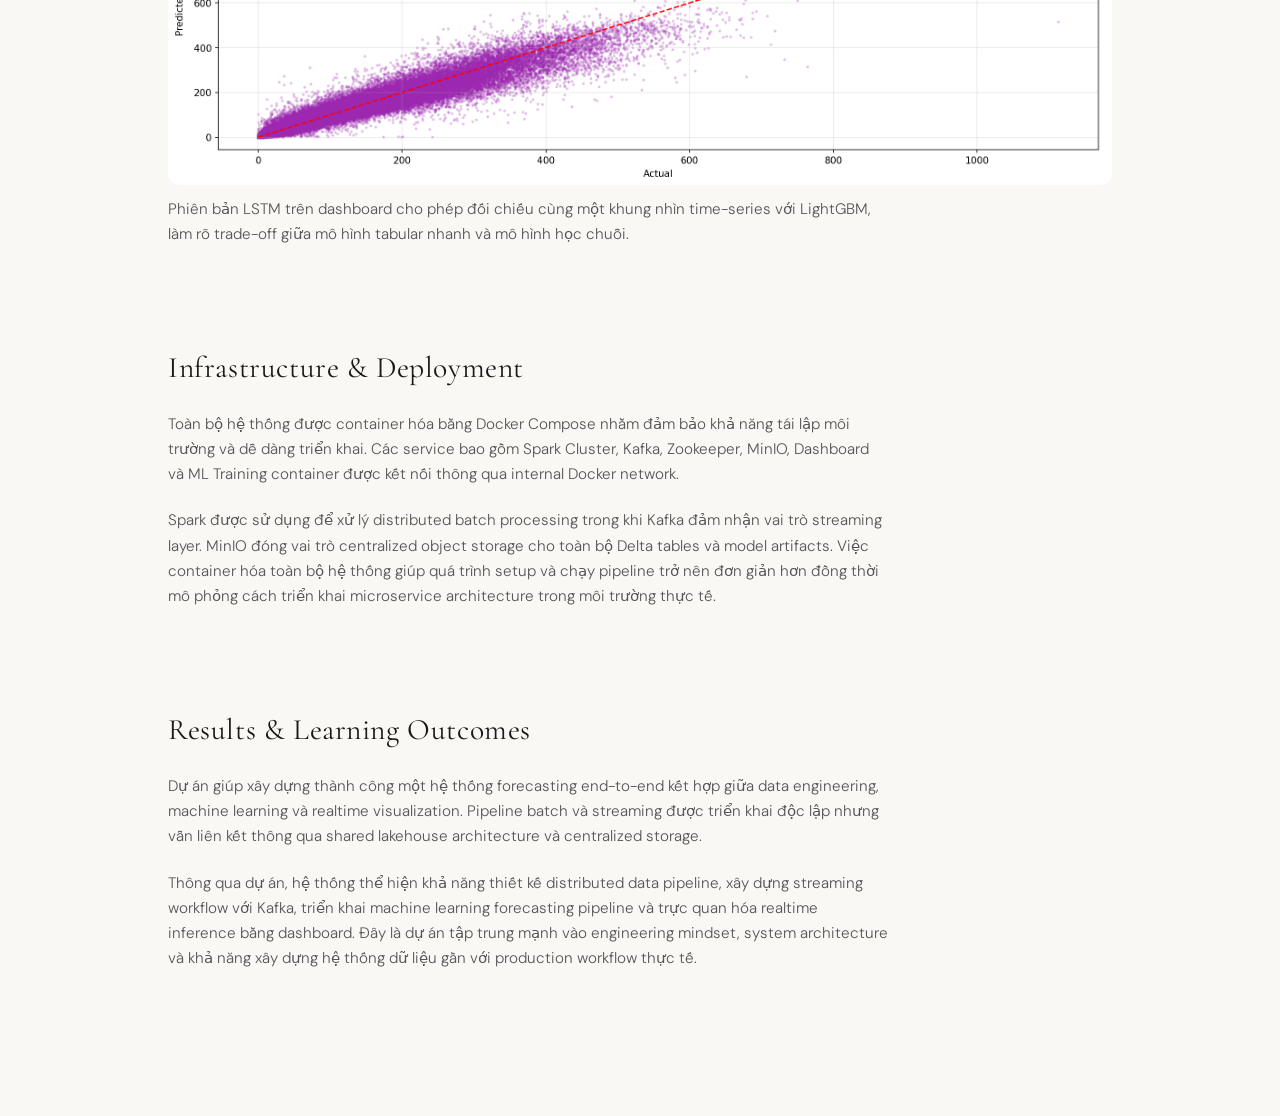
<file: portfolio-detail3.html>
<!doctype html>
<html lang="vi">
  <head>
    <meta charset="UTF-8" />
    <meta name="viewport" content="width=device-width, initial-scale=1.0" />
    <title>Portfolio — NYC Taxi Demand Forecasting System</title>
    <link
      href="https://fonts.googleapis.com/css2?family=Cormorant+Garamond:ital,wght@0,300;0,400;0,600;1,300;1,400&family=DM+Sans:wght@300;400;500&display=swap"
      rel="stylesheet"
    />
    <link rel="stylesheet" href="portfolio-detail.css" />
  </head>
  <body class="detail-page-compact">
    <nav>
      <a href="index.html" class="nav-logo">Nam Phương</a>
      <ul class="nav-links">
        <li><a href="#work">Work</a></li>
        <li><a href="#about">About</a></li>
        <li><a href="#contact">Contact</a></li>
      </ul>
      <a href="index.html" class="back-btn">
        <span class="arrow">←</span> Back
      </a>
    </nav>

    <header class="detail-hero">
      <div class="breadcrumb">
        <a href="index.html">Portfolio</a> / <span>Project Detail</span>
      </div>
      <h1>NYC Taxi Demand Forecasting System</h1>
    </header>

    <main class="detail-container">
      <!-- Tổng quan -->
      <section class="project-section" id="overview">
        <div class="detail-container">
          <div class="project-links">
            <a
              href="https://github.com/namphuong-data/DATN"
              target="_blank"
              class="github-btn"
            >
              <i class="fab fa-github"></i> GitHub Repository
            </a>
          </div>
          <!-- <h2 class="detail-section-title">Tổng quan dự án</h2> -->
          <p class="detail-intro-text">
            NYC Taxi Demand Forecasting System là hệ thống dự báo nhu cầu taxi
            theo thời gian thực được xây dựng dựa trên kiến trúc Lakehouse kết
            hợp giữa batch processing và streaming processing. Dự án tập
            trung vào bài toán dự báo nhu cầu taxi theo từng khu vực và từng
            khung giờ nhằm mô phỏng cách các hệ thống vận hành dữ liệu thực tế
            xử lý dữ liệu lớn, realtime inference và machine learning
            forecasting.
          </p>
          <p class="detail-intro-text">
            Hệ thống sử dụng Apache Spark để xử lý dữ liệu phân tán, Kafka để
            truyền dữ liệu streaming, Delta Lake để quản lý dữ liệu theo kiến
            trúc Medallion, MinIO làm object storage tương thích S3, cùng với
            LightGBM và LSTM để xây dựng mô hình dự báo. Dashboard realtime
            được triển khai bằng Streamlit nhằm trực quan hóa kết quả inference
            và theo dõi demand prediction theo thời gian.
          </p>
        </div>
      </section>

      <!-- Problem & Objective -->
      <section class="project-section" id="problem">
        <div class="detail-container">
          <h2 class="detail-section-title">Problem &amp; Objective</h2>
          <p class="detail-intro-text">
            Bài toán của dự án xuất phát từ việc nhu cầu taxi thay đổi liên tục
            theo thời gian và khu vực, đặc biệt trong các thành phố lớn như New
            York. Dữ liệu taxi có tính time-series mạnh, đồng thời phân bố không
            đồng đều giữa các zone và các thời điểm trong ngày. Điều này khiến
            việc dự báo demand trở thành một bài toán vừa mang tính machine
            learning vừa mang tính data engineering.
          </p>
          <p class="detail-intro-text">
            Mục tiêu của hệ thống là xây dựng một pipeline end-to-end có khả
            năng ingest dữ liệu taxi, xử lý dữ liệu theo mô hình Lakehouse,
            huấn luyện mô hình forecasting và thực hiện realtime inference phục
            vụ dashboard visualization. Ngoài việc giải quyết bài toán dự báo,
            dự án còn tập trung mô phỏng cách thiết kế kiến trúc dữ liệu hiện
            đại sử dụng batch pipeline kết hợp streaming pipeline trong cùng
            một hệ thống.
          </p>

          <div class="main-image-container intro-figure">
            <img
              src="img/kq_md_images/problem-objective_demand-by-hour_line-chart.png"
              alt="Biểu đồ demand taxi theo giờ (line chart)"
              class="full-width-img"
            />
          </div>
          <p class="detail-intro-text">
            Biểu đồ theo giờ cho thấy pattern nhu cầu taxi trong ngày — phục vụ
            định hướng feature theo chu kỳ và xác nhận bài toán forecasting có
            cấu trúc time-series rõ ràng trước khi đi vào pipeline và mô hình.
          </p>
        </div>
      </section>

      <!-- System Architecture -->
      <section class="project-section" id="architecture">
        <div class="detail-container">
          <h2 class="detail-section-title">System Architecture</h2>
          <p class="detail-intro-text">
            Kiến trúc hệ thống được xây dựng theo mô hình phân tách batch
            processing và streaming processing nhằm đảm bảo dữ liệu huấn luyện
            và dữ liệu realtime được xử lý độc lập. Toàn bộ hệ thống được triển
            khai bằng Docker Compose với các service chính bao gồm Spark
            Master, Spark Workers, Kafka, Zookeeper, MinIO, Dashboard và ML
            Training container.
          </p>
          <p class="detail-intro-text">
            Batch pipeline chịu trách nhiệm xử lý dữ liệu lịch sử từ file
            Parquet, xây dựng các layer Bronze, Silver và Gold theo kiến trúc
            Medallion, sau đó tạo feature và huấn luyện mô hình forecasting.
            Trong khi đó, streaming pipeline mô phỏng luồng dữ liệu realtime
            bằng cách upload dữ liệu qua Streamlit Dashboard, đẩy dữ liệu vào
            Kafka và thực hiện inference gần realtime phục vụ visualization.
          </p>
          <p class="detail-intro-text">
            MinIO đóng vai trò object storage trung tâm cho toàn bộ Delta
            tables, trong khi Delta Lake giúp quản lý dữ liệu theo dạng
            transactional lakehouse. Kafka được sử dụng như tầng trung gian giúp
            tách biệt ingestion và processing, từ đó giúp pipeline có khả
            năng mở rộng và dễ dàng tích hợp thêm các downstream services trong
            tương lai.
          </p>
        </div>
      </section>

      <!-- Batch Processing Pipeline -->
      <section class="project-section" id="batch">
        <div class="detail-container">
          <h2 class="detail-section-title">Batch Processing Pipeline</h2>
          <p class="detail-intro-text">
            Batch pipeline bắt đầu từ dữ liệu taxi lịch sử được lưu dưới dạng
            Parquet. Apache Spark đọc các file này và thực hiện ingest vào Bronze
            Layer dưới dạng Delta Lake. Bronze Layer đóng vai trò lưu trữ dữ
            liệu gần như nguyên bản sau khi được chuẩn hóa schema và kiểu dữ
            liệu nhằm đảm bảo tính traceability và khả năng replay dữ liệu khi
            cần.
          </p>
          <p class="detail-intro-text">
            Sau Bronze Layer, dữ liệu được chuyển sang Silver Layer để thực hiện
            cleaning và filtering. Tại đây, các bản ghi không hợp lệ như null
            timestamp, invalid zones hoặc trip duration bất thường sẽ bị loại
            bỏ. Silver Layer đóng vai trò tạo ra tập dữ liệu sạch và đáng tin
            cậy cho downstream processing.
          </p>
          <p class="detail-intro-text">
            Gold Layer là tầng dữ liệu phục vụ machine learning. Dữ liệu được
            aggregate theo zone và theo từng khung giờ nhằm tạo chuỗi thời gian
            demand forecasting. Tại đây, hệ thống tạo các feature như lag
            features, rolling averages, cyclical encoding và các time-based
            features phục vụ huấn luyện mô hình forecasting. Target prediction
            được xây dựng theo horizon một giờ nhằm dự báo nhu cầu taxi ở khung
            giờ kế tiếp.
          </p>
          <p class="detail-intro-text">
            Sau khi dữ liệu Gold được tạo ra, các mô hình LightGBM và LSTM sẽ
            được huấn luyện để phục vụ inference. LightGBM được sử dụng cho
            realtime prediction nhờ tốc độ inference nhanh và khả năng xử lý tốt
            dữ liệu tabular, trong khi LSTM được dùng để khai thác temporal
            dependency trong dữ liệu time-series.
          </p>
        </div>
      </section>

      <!-- Streaming Pipeline -->
      <section class="project-section" id="streaming">
        <div class="detail-container">
          <h2 class="detail-section-title">Streaming Pipeline</h2>
          <p class="detail-intro-text">
            Streaming pipeline được xây dựng nhằm mô phỏng hệ thống realtime
            inference trong môi trường production. Người dùng upload dữ liệu
            Parquet thông qua Streamlit Dashboard, sau đó dữ liệu được đẩy vào
            Kafka topic dưới dạng Arrow IPC batch message.
          </p>
          <p class="detail-intro-text">
            Kafka đóng vai trò message broker giúp tách biệt ingestion và
            processing. Sau khi consumer nhận dữ liệu từ Kafka, pipeline thực
            hiện ghi dữ liệu vào Bronze Streaming Layer và tiếp tục xử lý sang
            Silver Streaming Layer tương tự batch processing nhưng theo luồng
            realtime.
          </p>
          <p class="detail-intro-text">
            Khi dữ liệu streaming được xử lý hoàn tất, pipeline sẽ thực hiện
            inference bằng các model đã được huấn luyện từ batch pipeline. Kết
            quả prediction được ghi vào Gold Prediction Layer và hiển thị
            trực tiếp trên dashboard. Việc tách riêng path streaming và batch
            giúp đảm bảo dữ liệu realtime không ảnh hưởng tới dữ liệu training
            cũng như giúp hệ thống dễ maintain hơn.
          </p>
        </div>
      </section>

      <!-- Data Engineering Workflow -->
      <section class="project-section" id="data-engineering">
        <div class="detail-container">
          <h2 class="detail-section-title">Data Engineering Workflow</h2>
          <p class="detail-intro-text">
            Một trong những trọng tâm chính của dự án là thiết kế data pipeline
            theo kiến trúc Medallion. Việc phân chia dữ liệu thành Bronze,
            Silver và Gold giúp hệ thống dễ dàng audit, debug và tái xử lý dữ
            liệu ở từng tầng riêng biệt. Bronze Layer tập trung vào raw
            ingestion, Silver Layer tập trung vào data quality và cleaning,
            trong khi Gold Layer phục vụ analytics và machine learning.
          </p>
          <p class="detail-intro-text">
            Delta Lake được sử dụng để quản lý dữ liệu thay vì chỉ sử dụng
            Parquet thông thường. Điều này giúp hệ thống hỗ trợ transaction,
            schema evolution và quản lý dữ liệu ổn định hơn trong môi trường
            distributed processing. Toàn bộ dữ liệu được lưu trên MinIO nhằm mô
            phỏng cloud object storage theo chuẩn S3-compatible.
          </p>
          <p class="detail-intro-text">
            Kafka được sử dụng để xây dựng streaming architecture và giúp hệ
            thống có khả năng mở rộng tốt hơn. Việc sử dụng Arrow IPC batch thay
            vì JSON giúp tối ưu serialization cho dữ liệu lớn và giảm overhead
            trong quá trình truyền dữ liệu giữa producer và consumer.
          </p>

          <div class="main-image-container intro-figure">
            <img
              src="img/kq_md_images/auto_generated/data-engineering_medallion-bronze-silver-gold_table.png"
              alt="Bảng phân tầng Medallion: Bronze, Silver, Gold"
              class="full-width-img"
            />
          </div>
          <p class="detail-intro-text">
            Bảng tóm tắt đối chiếu ba tầng Medallion — raw → cleaned → ML-ready
            — khớp với luồng Spark ingest và Delta trên MinIO trong pipeline.
          </p>
        </div>
      </section>

      <!-- Machine Learning Pipeline -->
      <section class="project-section" id="ml">
        <div class="detail-container">
          <h2 class="detail-section-title">Machine Learning Pipeline</h2>
          <p class="detail-intro-text">
            Bài toán forecasting trong dự án được xây dựng theo hướng
            supervised time-series forecasting với target là nhu cầu taxi của
            khung giờ kế tiếp. Feature engineering đóng vai trò rất quan trọng
            trong việc cải thiện chất lượng dự báo.
          </p>
          <p class="detail-intro-text">
            Hệ thống sử dụng nhiều loại feature như historical lag features,
            rolling statistics, cyclical encoding theo giờ và ngày trong tuần,
            cùng với các time-based features nhằm giúp model học được pattern
            theo thời gian. Chronological split được sử dụng thay cho random
            split nhằm tránh data leakage trong forecasting workflow.
          </p>
          <p class="detail-intro-text">
            LightGBM được lựa chọn làm model chính cho realtime inference nhờ
            tốc độ suy luận nhanh và hiệu quả tốt trên dữ liệu tabular. Ngoài
            ra, hệ thống còn triển khai specialized low-hour model dành cho các
            khung giờ demand thấp nhằm xử lý hiện tượng zero-inflated demand.
            LSTM được triển khai như một mô hình bổ sung nhằm học temporal
            dependency trong dữ liệu chuỗi thời gian.
          </p>

          <div class="main-image-container intro-figure">
            <img
              src="img/kq_md_images/machine-learning_feature-engineering_feature-importance_evening-model.png"
              alt="Feature importance — evening model"
              class="full-width-img"
            />
          </div>
          <p class="detail-intro-text">
            Thứ tự độ quan trọng của feature với mô hình khung giờ cao điểm
            (evening) giúp đối chiếu trực tiếp với các lag và biến thời gian đã
            thiết kế trong Gold layer.
          </p>

          <div class="main-image-container intro-figure">
            <img
              src="img/kq_md_images/machine-learning_feature-engineering_feature-importance_low-hour-model.png"
              alt="Feature importance — low-hour model"
              class="full-width-img"
            />
          </div>
          <p class="detail-intro-text">
            Mô hình low-hour tập trung vào các khung giờ nhu cầu thấp; phân bố
            feature importance khác evening model, phản ánh chiến lược tách mô
            hình cho zero-inflated demand.
          </p>

          <div class="main-image-container intro-figure">
            <img
              src="img/kq_md_images/auto_generated/machine-learning_model-performance-metrics_comparison.png"
              alt="So sánh metrics hiệu năng mô hình"
              class="full-width-img"
            />
          </div>
          <p class="detail-intro-text">
            So sánh chỉ số hiệu năng giữa các cấu hình / mô hình giúp củng cố
            lựa chọn LightGBM cho inference nhanh và vai trò bổ sung của LSTM
            trên chuỗi thời gian.
          </p>

          <div class="main-image-container intro-figure">
            <img
              src="img/kq_md_images/auto_generated/problem-objective_demand-by-hour_actual-vs-predict_chitiet.png"
              alt="Actual vs Predict demand theo giờ — chi tiết"
              class="full-width-img"
            />
          </div>
          <p class="detail-intro-text">
            Đường actual và predict theo giờ cho thấy mức khớp của forecasting
            trên từng khung giờ — minh họa trực tiếp chất lượng dự báo sau
            feature engineering và huấn luyện.
          </p>
        </div>
      </section>

      <!-- Dashboard & Visualization -->
      <section class="project-section" id="dashboard">
        <div class="detail-container">
          <h2 class="detail-section-title">Dashboard &amp; Visualization</h2>
          <p class="detail-intro-text">
            Dashboard được xây dựng bằng Streamlit nhằm cung cấp giao diện trực
            quan cho việc monitoring và visualization. Người dùng có thể
            upload dữ liệu, theo dõi trạng thái pipeline và xem realtime
            prediction trực tiếp trên dashboard.
          </p>
          <p class="detail-intro-text">
            Kết quả dự báo được visualize bằng Plotly thông qua các time-series
            chart và zone-based visualization. Dashboard cũng hỗ trợ so sánh
            giữa actual demand và predicted demand nhằm đánh giá chất lượng mô
            hình forecasting theo thời gian thực.
          </p>
          <p class="detail-intro-text">
            Mặc dù dashboard được xây dựng theo hướng realtime-ish thay vì
            realtime hoàn toàn, hệ thống vẫn mô phỏng đầy đủ workflow từ
            ingestion, processing đến inference và visualization trong cùng một
            pipeline.
          </p>

          <div class="main-image-container intro-figure">
            <img
              src="img/kq_md_images/dashboard_actual-vs-predict-chart_lightgbm.png"
              alt="Dashboard — Actual vs Predict (LightGBM)"
              class="full-width-img"
            />
          </div>
          <p class="detail-intro-text">
            Giao diện dashboard với biểu đồ actual vs predict từ mô hình
            LightGBM — phù hợp luồng inference nhanh và hiển thị trực tiếp trên
            Streamlit.
          </p>

          <div class="main-image-container intro-figure">
            <img
              src="img/kq_md_images/dashboard_actual-vs-predict-chart_lstm-v4.png"
              alt="Dashboard — Actual vs Predict (LSTM v4)"
              class="full-width-img"
            />
          </div>
          <p class="detail-intro-text">
            Phiên bản LSTM trên dashboard cho phép đối chiếu cùng một khung nhìn
            time-series với LightGBM, làm rõ trade-off giữa mô hình tabular nhanh
            và mô hình học chuỗi.
          </p>
        </div>
      </section>

      <!-- Infrastructure & Deployment -->
      <section class="project-section" id="infra">
        <div class="detail-container">
          <h2 class="detail-section-title">Infrastructure &amp; Deployment</h2>
          <p class="detail-intro-text">
            Toàn bộ hệ thống được container hóa bằng Docker Compose nhằm đảm bảo
            khả năng tái lập môi trường và dễ dàng triển khai. Các service bao
            gồm Spark Cluster, Kafka, Zookeeper, MinIO, Dashboard và ML Training
            container được kết nối thông qua internal Docker network.
          </p>
          <p class="detail-intro-text">
            Spark được sử dụng để xử lý distributed batch processing trong khi
            Kafka đảm nhận vai trò streaming layer. MinIO đóng vai trò centralized
            object storage cho toàn bộ Delta tables và model artifacts. Việc
            container hóa toàn bộ hệ thống giúp quá trình setup và chạy pipeline
            trở nên đơn giản hơn đồng thời mô phỏng cách triển khai microservice
            architecture trong môi trường thực tế.
          </p>
        </div>
      </section>

      <!-- Results & Learning Outcomes -->
      <section class="project-section" id="results">
        <div class="detail-container">
          <h2 class="detail-section-title">Results &amp; Learning Outcomes</h2>
          <p class="detail-intro-text">
            Dự án giúp xây dựng thành công một hệ thống forecasting end-to-end
            kết hợp giữa data engineering, machine learning và realtime
            visualization. Pipeline batch và streaming được triển khai độc lập
            nhưng vẫn liên kết thông qua shared lakehouse architecture và
            centralized storage.
          </p>
          <p class="detail-intro-text">
            Thông qua dự án, hệ thống thể hiện khả năng thiết kế distributed
            data pipeline, xây dựng streaming workflow với Kafka, triển khai
            machine learning forecasting pipeline và trực quan hóa realtime
            inference bằng dashboard. Đây là dự án tập trung mạnh vào engineering
            mindset, system architecture và khả năng xây dựng hệ thống dữ liệu
            gần với production workflow thực tế.
          </p>
        </div>
      </section>
    </main>

    <script src="portfolio-detail.js"></script>
  </body>
</html>
</file>
<file: style.css>
*,
*::before,
*::after {
  box-sizing: border-box;
  margin: 0;
  padding: 0;
}

:root {
  --cream: #f5f0ea;
  --dark: #1a1a18;
  --warm: #8b7355;
  --accent: #c4956a;
  --light-warm: #e8ddd0;
  --white: #faf8f5;
}

html {
  scroll-behavior: smooth;
}

body {
  font-family: "DM Sans", sans-serif;
  background: var(--white);
  color: var(--dark);
  font-weight: 300;
  overflow-x: hidden;
}

/* NAV */
/* NAV - Cập nhật lại */
nav {
  position: fixed;
  top: 0;
  left: 0;
  right: 0;
  z-index: 100;
  display: grid; /* Chuyển từ flex sang grid để căn giữa chính xác hơn */
  grid-template-columns: 1fr auto 1fr; /* Chia thành 3 cột: Trái - Giữa - Phải */
  align-items: center;
  padding: 1.5rem 4rem;
  background: rgba(250, 248, 245, 0.92);
  backdrop-filter: blur(12px);
  border-bottom: 1px solid var(--light-warm);
}

.nav-links {
  grid-column: 2; /* Ép menu luôn nằm vào cột giữa */
  display: flex;
  gap: 2.5rem;
  list-style: none;
  justify-content: center;
}

/* Đảm bảo logo nằm cột 1 */
.nav-logo {
  grid-column: 1;
  justify-self: start; /* Căn logo sát lề trái */
  font-family: "Cormorant Garamond", serif;
  font-size: 1.3rem;
  font-weight: 400;
  letter-spacing: 0.05em;
  color: var(--dark);
  text-decoration: none;
}

.nav-links a {
  font-size: 1.2rem;
  letter-spacing: 0.12em;
  text-transform: uppercase;
  color: var(--dark);
  text-decoration: none;
  opacity: 0.7;
  transition: opacity 0.2s;
}

.nav-links a:hover {
  opacity: 1;
}

/* Các styles khác cho Hero, Services, About, etc. */
/* ... */
/* HERO SECTION */
.hero {
  min-height: 100vh; /* Cao bằng toàn bộ màn hình */
  display: flex;
  justify-content: center; /* Căn giữa theo chiều ngang */
  align-items: center; /* Căn giữa theo chiều dọc */
  padding: 2rem 4rem; /* Bỏ padding-top 8rem để nội dung cân đối ở giữa */
  position: relative;
  overflow: hidden;
  text-align: center; /* Căn giữa chữ */
}

/* Hiệu ứng mây/gradient trang trí phía sau */
.hero::before {
  content: "";
  position: absolute;
  top: 50%;
  left: 50%;
  transform: translate(-50%, -50%); /* Đưa gradient vào chính giữa */
  width: 800px;
  height: 800px;
  background: radial-gradient(
    ellipse,
    rgba(196, 149, 106, 0.08) 0%,
    transparent 70%
  );
  pointer-events: none;
  z-index: 0;
}

.hero-content {
  max-width: 900px; /* Tăng độ rộng tối đa để phù hợp khi căn giữa */
  position: relative;
  z-index: 1;
  animation: fadeUp 1s ease forwards;
}

.hero-eyebrow {
  font-size: 1.5rem;
  letter-spacing: 0.3em; /* Tăng khoảng cách chữ cho chuyên nghiệp */
  text-transform: uppercase;
  color: var(--black);
  margin-bottom: 1.5rem;
  display: block;
}

.hero-title {
  font-family: "Cormorant Garamond", serif;
  font-size: clamp(3rem, 8vw, 6rem); /* Co giãn font thông minh */
  font-weight: 300;
  line-height: 1.1;
  margin-bottom: 2rem;
  letter-spacing: -0.01em;
}

.hero-subtitle {
  font-family: "Cormorant Garamond", serif;
  font-size: 1.6rem;
  font-weight: 300;
  font-style: italic;
  color: var(--warm);
  max-width: 700px; /* Giới hạn độ rộng của subtitle để ngắt dòng đẹp hơn */
  margin: 0 auto; /* Căn giữa khối subtitle */
  line-height: 1.5;
}

/* RESPONSIVE cho thiết bị di động */
@media (max-width: 900px) {
  .hero {
    padding: 2rem;
  }
  .hero-title {
    font-size: 3.5rem;
  }
  .hero-subtitle {
    font-size: 1.2rem;
  }
}

.hero-tagline {
  font-size: 1rem;
  line-height: 1.7;
  color: rgba(26, 26, 24, 0.65);
  max-width: 520px;
  margin-bottom: 2.5rem;
}

.btn {
  display: inline-block;
  padding: 0.85rem 2.2rem;
  border: 1.5px solid var(--dark);
  font-size: 0.8rem;
  letter-spacing: 0.15em;
  text-transform: uppercase;
  color: var(--dark);
  text-decoration: none;
  transition:
    background 0.25s,
    color 0.25s;
}

.btn:hover {
  background: var(--dark);
  color: var(--white);
}

/* SERVICES */
.services {
  padding: 6rem 4rem;
  background: var(--cream);
}

.services-grid {
  display: grid;
  grid-template-columns: repeat(3, 1fr);
  gap: 3rem;
  max-width: 1100px;
  margin: 0 auto;
}

.service-card {
  padding: 2.5rem 0;
  border-top: 2px solid var(--accent);
}

.service-card h3 {
  font-family: "Cormorant Garamond", serif;
  font-size: 2rem;
  font-weight: 300;
  margin-bottom: 1rem;
}

.service-card p {
  font-size: 0.95rem;
  line-height: 1.8;
  color: rgba(26, 26, 24, 0.7);
}

.service-card p strong {
  color: var(--dark);
  font-weight: 500;
}

/* ABOUT */
.about {
  padding: 8rem 4rem;
  display: grid;
  grid-template-columns: 1fr 1fr;
  gap: 6rem;
  max-width: 1200px;
  margin: 0 auto;
  align-items: center;
}

.about-img-wrap {
  position: relative;
}

.about-img-wrap::before {
  content: "";
  position: absolute;
  top: 2rem;
  left: -2rem;
  right: 2rem;
  bottom: -2rem;
  border: 1.5px solid var(--light-warm);
  z-index: 0;
}

.about-img {
  width: 100%;
  height: 520px;
  object-fit: cover;
  position: relative;
  z-index: 1;
  filter: grayscale(20%);
}

.about-img-placeholder {
  width: 100%;
  height: 520px;
  background: linear-gradient(135deg, var(--light-warm) 0%, var(--cream) 100%);
  display: flex;
  align-items: center;
  justify-content: center;
  position: relative;
  z-index: 1;
  font-family: "Cormorant Garamond", serif;
  font-size: 1.2rem;
  color: var(--warm);
  letter-spacing: 0.1em;
}

.about-text h2 {
  font-family: "Cormorant Garamond", serif;
  font-size: 2.8rem;
  font-weight: 300;
  margin-bottom: 1.5rem;
}

.about-text p {
  font-size: 0.97rem;
  line-height: 1.85;
  color: rgba(26, 26, 24, 0.72);
  margin-bottom: 1rem;
}

/* PORTFOLIO */
.portfolio {
  padding: 6rem 4rem;
  background: var(--dark);
  color: var(--white);
}

.portfolio-header {
  text-align: center;
  margin-bottom: 4rem;
}

.portfolio-header h2 {
  font-family: "Cormorant Garamond", serif;
  font-size: 3rem;
  font-weight: 300;
  margin-bottom: 0.5rem;
}

.portfolio-header p {
  font-size: 0.85rem;
  letter-spacing: 0.15em;
  text-transform: uppercase;
  opacity: 0.45;
}

/* ROW LAYOUT */
.portfolio-grid {
  display: flex;
  flex-direction: column;
  gap: 2px;
  max-width: 1200px;
  margin: 0 auto;
}

.portfolio-item {
  display: grid;
  grid-template-columns: 480px 1fr;
  min-height: 320px;
  background: rgba(255, 255, 255, 0.03);
  border: 1px solid rgba(255, 255, 255, 0.07);
  text-decoration: none;
  color: inherit;
  overflow: hidden;
  transition: background 0.35s;
  position: relative;
}

/* Alternate image position: odd = image left, even = image right */
.portfolio-item:nth-child(even) {
  grid-template-columns: 1fr 480px;
}
.portfolio-item:nth-child(even) .portfolio-img {
  order: 2;
}
.portfolio-item:nth-child(even) .portfolio-content {
  order: 1;
}

.portfolio-item:hover {
  background: rgba(255, 255, 255, 0.06);
}
/* 1. KHUNG CHỨA CHUNG (QUAN TRỌNG NHẤT) */
.portfolio-img {
  width: 100%;
  height: 280px; /* Cố định một con số duy nhất cho tất cả các thẻ */
  overflow: hidden;
  background-color: var(--light-warm);
  position: relative;
  display: block; /* Đảm bảo khối hiển thị đúng */
}

/* 2. DÀNH CHO DỰ ÁN CÓ ẢNH */
.project-img {
  width: 100%;
  height: 100%; /* Khớp hoàn toàn với 280px của cha */
  object-fit: cover; /* Chống méo ảnh, tự động cắt trung tâm */
  display: block;
  transition: transform 0.6s cubic-bezier(0.25, 1, 0.5, 1);
}

/* 3. DÀNH CHO DỰ ÁN DÙNG PLACEHOLDER (Dự án 02, 03) */
.portfolio-img-placeholder {
  width: 100%;
  height: 100%; /* Khớp hoàn toàn với 280px của cha */
  /* Bỏ min-height cũ vì đã có height 100% từ cha */
  background: linear-gradient(
    135deg,
    rgba(196, 149, 106, 0.15) 0%,
    rgba(139, 115, 85, 0.08) 50%,
    rgba(255, 255, 255, 0.05) 100%
  );
  display: flex;
  align-items: flex-end;
  justify-content: flex-start;
  padding: 1.5rem;
  transition: background 0.4s ease;
}

/* 4. HIỆU ỨNG HOVER ĐỒNG NHẤT */
.portfolio-item:hover .project-img {
  transform: scale(1.08);
}

.portfolio-item:hover .portfolio-img-placeholder {
  background: linear-gradient(
    135deg,
    rgba(196, 149, 106, 0.25) 0%,
    rgba(139, 115, 85, 0.15) 100%
  );
}

/* Chỉnh lại số thứ tự trong placeholder cho tinh tế */
.portfolio-img-number {
  font-family: "Cormorant Garamond", serif;
  font-size: 2rem;
  opacity: 0.4;
  font-weight: 300;
}

/* To use a real image instead of placeholder:
   replace .portfolio-img-placeholder with <img class="portfolio-img-real" src="your-image.jpg">
   and add: .portfolio-img-real { width:100%; height:100%; object-fit:cover; } */

.portfolio-img-number {
  font-family: "Cormorant Garamond", serif;
  font-size: 5rem;
  font-weight: 300;
  color: rgba(255, 255, 255, 0.08);
  line-height: 1;
  user-select: none;
  transition: color 0.3s;
}

.portfolio-item:hover .portfolio-img-number {
  color: rgba(196, 149, 106, 0.25);
}

/* CONTENT SIDE */
.portfolio-content {
  padding: 3rem 3.5rem;
  display: flex;
  flex-direction: column;
  justify-content: center;
  gap: 1rem;
  position: relative;
}

.portfolio-content::before {
  content: "";
  position: absolute;
  top: 0;
  left: 0;
  bottom: 0;
  width: 1px;
  background: rgba(255, 255, 255, 0.07);
}

.portfolio-item:nth-child(even) .portfolio-content::before {
  left: auto;
  right: 0;
}

.portfolio-client {
  font-size: 0.68rem;
  letter-spacing: 0.22em;
  text-transform: uppercase;
  color: var(--accent);
}

.portfolio-title {
  font-family: "Cormorant Garamond", serif;
  font-size: 1.9rem;
  font-weight: 300;
  line-height: 1.15;
  color: rgba(255, 255, 255, 0.92);
}

.portfolio-desc {
  font-size: 0.9rem;
  line-height: 1.75;
  color: rgba(255, 255, 255, 0.5);
  max-width: 480px;
}

.portfolio-tags {
  display: flex;
  flex-wrap: wrap;
  gap: 0.5rem;
  margin-top: 0.25rem;
}

.ptag {
  padding: 0.25rem 0.75rem;
  border: 1px solid rgba(255, 255, 255, 0.12);
  font-size: 0.7rem;
  letter-spacing: 0.08em;
  color: rgba(255, 255, 255, 0.4);
  transition:
    border-color 0.2s,
    color 0.2s;
}

.portfolio-item:hover .ptag {
  border-color: rgba(196, 149, 106, 0.4);
  color: rgba(196, 149, 106, 0.8);
}

.portfolio-cta {
  font-size: 0.78rem;
  letter-spacing: 0.12em;
  text-transform: uppercase;
  color: rgba(255, 255, 255, 0.25);
  margin-top: 0.5rem;
  transition:
    color 0.25s,
    letter-spacing 0.25s;
  display: inline-block;
}

.portfolio-item:hover .portfolio-cta {
  color: var(--accent);
  letter-spacing: 0.18em;
}

/* TESTIMONIAL */
.testimonial {
  padding: 8rem 4rem;
  max-width: 860px;
  margin: 0 auto;
  text-align: center;
}

.testimonial blockquote {
  font-family: "Cormorant Garamond", serif;
  font-size: 1.6rem;
  font-weight: 300;
  font-style: italic;
  line-height: 1.7;
  color: var(--dark);
  margin-bottom: 2.5rem;
  position: relative;
}

.testimonial blockquote::before {
  content: "\201C";
  font-size: 6rem;
  color: var(--accent);
  opacity: 0.3;
  position: absolute;
  top: -2rem;
  left: 50%;
  transform: translateX(-50%);
  font-style: normal;
  line-height: 1;
}

.testimonial cite {
  font-size: 0.88rem;
  font-style: normal;
  color: var(--warm);
  letter-spacing: 0.05em;
}

/* CONTACT */
.contact {
  padding: 8rem 4rem;
  background: var(--cream);
  display: grid;
  grid-template-columns: 1fr 1fr;
  gap: 6rem;
  max-width: 1100px;
  margin: 0 auto;
}

.contact-intro h2 {
  font-family: "Cormorant Garamond", serif;
  font-size: 2.8rem;
  font-weight: 300;
  margin-bottom: 1.5rem;
}

.contact-intro p {
  font-size: 0.97rem;
  line-height: 1.8;
  color: rgba(26, 26, 24, 0.65);
  margin-bottom: 2rem;
}

.contact-img {
  width: 100%;
  height: 360px;
  object-fit: cover;
  object-position: top;
  filter: grayscale(15%);
}

.contact-img-placeholder {
  width: 100%;
  height: 360px;
  background: linear-gradient(
    160deg,
    var(--light-warm) 0%,
    rgba(196, 149, 106, 0.3) 100%
  );
}

.contact-form .form-group {
  margin-bottom: 1.5rem;
}

.contact-form label {
  display: block;
  font-size: 0.75rem;
  letter-spacing: 0.15em;
  text-transform: uppercase;
  margin-bottom: 0.5rem;
  opacity: 0.6;
}

.contact-form input,
.contact-form textarea {
  width: 100%;
  padding: 0.85rem 1rem;
  border: 1px solid var(--light-warm);
  background: var(--white);
  font-family: "DM Sans", sans-serif;
  font-size: 0.95rem;
  font-weight: 300;
  color: var(--dark);
  outline: none;
  transition: border-color 0.2s;
}

.contact-form input:focus,
.contact-form textarea:focus {
  border-color: var(--accent);
}

.contact-form textarea {
  height: 140px;
  resize: vertical;
}

.contact-form button {
  padding: 0.85rem 2.5rem;
  background: var(--dark);
  color: var(--white);
  border: none;
  font-family: "DM Sans", sans-serif;
  font-size: 0.8rem;
  letter-spacing: 0.15em;
  text-transform: uppercase;
  cursor: pointer;
  transition: background 0.25s;
}

.contact-form button:hover {
  background: var(--accent);
}

/* NEWSLETTER */
.newsletter {
  padding: 6rem 4rem;
  text-align: center;
  background: var(--white);
  border-top: 1px solid var(--light-warm);
}

.newsletter h2 {
  font-family: "Cormorant Garamond", serif;
  font-size: 2.2rem;
  font-weight: 300;
  margin-bottom: 1rem;
}

.newsletter p {
  font-size: 0.95rem;
  color: rgba(26, 26, 24, 0.6);
  max-width: 480px;
  margin: 0 auto 2rem;
  line-height: 1.7;
}

.newsletter-form {
  display: flex;
  gap: 0;
  max-width: 440px;
  margin: 0 auto;
}

.newsletter-form input {
  flex: 1;
  padding: 0.85rem 1rem;
  border: 1px solid var(--light-warm);
  background: var(--white);
  font-family: "DM Sans", sans-serif;
  font-size: 0.95rem;
  outline: none;
}

.newsletter-form button {
  padding: 0.85rem 1.5rem;
  background: var(--dark);
  color: var(--white);
  border: none;
  font-size: 0.75rem;
  letter-spacing: 0.12em;
  text-transform: uppercase;
  cursor: pointer;
  white-space: nowrap;
  transition: background 0.2s;
}

.newsletter-form button:hover {
  background: var(--accent);
}

/* FOOTER */
footer {
  padding: 2.5rem 4rem;
  background: var(--dark);
  color: rgba(255, 255, 255, 0.45);
  display: flex;
  justify-content: space-between;
  align-items: center;
  font-size: 0.82rem;
}

footer a {
  color: var(--accent);
  text-decoration: none;
  letter-spacing: 0.05em;
  transition: opacity 0.2s;
}

footer a:hover {
  opacity: 0.7;
}

/* ANIMATION */
@keyframes fadeUp {
  from {
    opacity: 0;
    transform: translateY(30px);
  }
  to {
    opacity: 1;
    transform: translateY(0);
  }
}

.fade-in {
  opacity: 0;
  transform: translateY(24px);
  transition:
    opacity 0.7s ease,
    transform 0.7s ease;
}

.fade-in.visible {
  opacity: 1;
  transform: none;
}

/* SECTION WRAPPER */
.section-wrap {
  padding: 6rem 4rem;
}

.section-label {
  font-size: 0.75rem;
  letter-spacing: 0.2em;
  text-transform: uppercase;
  color: var(--accent);
  margin-bottom: 1.5rem;
}

/* RESPONSIVE */
@media (max-width: 900px) {
  nav {
    padding: 1.2rem 2rem;
  }
  .hero {
    padding: 7rem 2rem 4rem;
  }
  .services {
    padding: 4rem 2rem;
  }
  .services-grid {
    grid-template-columns: 1fr;
    gap: 2rem;
  }
  .about {
    grid-template-columns: 1fr;
    padding: 4rem 2rem;
    gap: 3rem;
  }
  .portfolio {
    padding: 4rem 2rem;
  }
  .portfolio-grid {
    gap: 1px;
  }
  .portfolio-item,
  .portfolio-item:nth-child(even) {
    grid-template-columns: 1fr;
    min-height: unset;
  }
  .portfolio-item:nth-child(even) .portfolio-img,
  .portfolio-item:nth-child(even) .portfolio-content {
    order: unset;
  }
  .portfolio-img-placeholder {
    min-height: 220px;
  }
  .portfolio-content {
    padding: 2rem 1.5rem;
  }
  .portfolio-content::before {
    display: none;
  }
  .contact {
    grid-template-columns: 1fr;
    padding: 4rem 2rem;
    gap: 3rem;
  }
  footer {
    flex-direction: column;
    gap: 1rem;
    text-align: center;
    padding: 2rem;
  }
}
</file>
<file: portfolio-detail.css>
/* --- RESET & CẤU TRÚC CƠ BẢN --- */
*,
*::before,
*::after {
  box-sizing: border-box;
  margin: 0;
  padding: 0;
}

:root {
  --cream: #f5f0ea;
  --dark: #1a1a18;
  --warm: #8b7355;
  --accent: #c4956a;
  --light-warm: #e8ddd0;
  --white: #faf8f5;
  --red-alert: #e74c3c;
}

html {
  scroll-behavior: smooth;
}

body {
  font-family: "DM Sans", sans-serif;
  background: var(--white);
  color: var(--dark);
  font-weight: 300;
  min-height: 100vh;
  line-height: 1.6;
}

/* --- NAVIGATION --- */
nav {
  position: fixed;
  top: 0;
  left: 0;
  right: 0;
  z-index: 100;
  display: flex;
  justify-content: space-between;
  align-items: center;
  padding: 1.5rem 4rem;
  background: rgba(250, 248, 245, 0.92);
  backdrop-filter: blur(12px);
  border-bottom: 1px solid var(--light-warm);
}

.nav-logo {
  font-family: "Cormorant Garamond", serif;
  font-size: 1.3rem;
  font-weight: 400;
  letter-spacing: 0.05rem;
  text-decoration: none;
  color: var(--dark);
}

.nav-links {
  display: flex;
  gap: 3rem;
  list-style: none;
}

.nav-links a {
  text-decoration: none;
  color: var(--dark);
  font-size: 0.9rem;
  letter-spacing: 0.05rem;
  transition: color 0.3s ease;
}

.back-btn {
  text-decoration: none;
  color: var(--dark);
  font-size: 0.9rem;
}

/* --- HERO SECTION --- */
.detail-hero {
  padding: 10rem 4rem 4rem;
  max-width: 1200px;
  margin: 0 auto;
}

.breadcrumb {
  font-size: 0.8rem;
  text-transform: uppercase;
  letter-spacing: 0.1rem;
  margin-bottom: 1.5rem;
  color: var(--warm);
}

.breadcrumb a {
  text-decoration: none;
  color: inherit;
}

.detail-hero h1 {
  font-family: "Cormorant Garamond", serif;
  font-size: 3.2rem;
  font-weight: 300;
  line-height: 1.1;
}

/* --- MAIN CONTENT & LAYOUT --- */
.detail-container {
  max-width: 1200px;
  margin: 0 auto;
  padding: 0 4rem 8rem;
}

.project-section {
  margin-bottom: 100px;
}

/* Trang chi tiết dài (vd. portfolio-detail3): thu hẹp khoảng cách giữa các section */
.detail-page-compact main.detail-container {
  padding-bottom: 3rem;
}

.detail-page-compact .project-section {
  margin-bottom: 2.25rem;
}

.detail-page-compact .project-section > .detail-container {
  padding-bottom: 2.5rem;
}

.detail-page-compact .detail-intro-text {
  margin-bottom: 1.35rem;
}

.detail-page-compact .main-image-container {
  margin-bottom: 12px;
}

.detail-section-title {
  font-family: "Cormorant Garamond", serif;
  font-size: 1.85rem;
  font-weight: 400;
  color: var(--dark);
  margin-bottom: 1.25rem;
  letter-spacing: 0.02em;
}

.detail-intro-text {
  font-family: "DM Sans", sans-serif;
  font-size: 0.95rem;
  line-height: 1.65;
  color: #555;
  margin: 0 0 2.25rem;
  max-width: 72ch;
}

.detail-intro-text code {
  font-size: 0.88em;
  background: rgba(0, 0, 0, 0.06);
  padding: 0.12em 0.35em;
  border-radius: 4px;
}

.intro-figure .full-width-img {
  border-radius: 12px;
}

.image-wrapper {
  display: flex;
  gap: 60px; /* Khoảng cách giữa ảnh và sidebar */
  align-items: flex-start;
  margin-bottom: 60px;
}

/* Điều hướng vị trí ghi chú */
.layout-right {
  flex-direction: row;
}
.layout-left {
  flex-direction: row-reverse;
}

/* Khối chứa ảnh */
.img-container {
  flex: 0 0 65%; /* Ảnh chiếm 65% độ rộng */
}

.detail-img {
  width: 100%;
  height: auto;
  border-radius: 12px;
  box-shadow: 0 15px 45px rgba(0, 0, 0, 0.08);
  display: block;
}

/* --- SIDEBAR CHỨA GHI CHÚ --- */
.insights-sidebar {
  flex: 1; /* Chiếm phần còn lại */
  display: flex;
  flex-direction: column;
  gap: 20px; /* Khoảng cách giữa các thẻ ghi chú */
}

/* Style cho từng thẻ ghi chú */
.comment-box {
  background: #ffffff;
  padding: 24px;
  border-radius: 12px;
  border-left: 4px solid var(--dark);
  box-shadow: 0 4px 20px rgba(0, 0, 0, 0.04);
  transition: all 0.3s ease;
  width: 100%; /* Đảm bảo không bị đè lên nhau */
}

.comment-box:hover {
  transform: translateY(-5px);
  box-shadow: 0 8px 25px rgba(0, 0, 0, 0.08);
}

.comment-box h4 {
  font-size: 1.1rem;
  font-weight: 500;
  margin-bottom: 10px;
  color: var(--dark);
}

.comment-box p {
  font-size: 0.95rem;
  line-height: 1.6;
  color: #555;
  margin-bottom: 0;
}

/* Thẻ cảnh báo (Dành cho các chỉ số giảm/báo động) */
.comment-box.alert {
  border-left-color: var(--red-alert);
}

.insight-list {
  margin-top: 12px;
  padding-left: 18px;
  list-style-type: circle;
}

.insight-list li {
  font-size: 0.9rem;
  color: #666;
  margin-bottom: 5px;
}

/* --- RESPONSIVE (MOBILE) --- */
@media (max-width: 992px) {
  nav {
    padding: 1.5rem 2rem;
  }

  .detail-hero {
    padding: 8rem 2rem 3rem;
  }

  .detail-hero h1 {
    font-size: 2.5rem;
  }

  .detail-container {
    padding: 0 2rem 4rem;
  }

  .image-wrapper,
  .image-wrapper.layout-left,
  .image-wrapper.layout-right {
    flex-direction: column;
    gap: 30px;
  }

  .img-container,
  .insights-sidebar {
    flex: 0 0 100%;
    width: 100%;
  }
}

/* Container cho ảnh và note */
.main-image-container {
  width: 100%;
  margin-bottom: 20px; /* Khoảng cách nhỏ giữa ảnh và thẻ note */
}

.full-width-img {
  width: 100%;
  height: auto;
  border-radius: 12px 12px 0 0; /* Bo góc trên */
  display: block;
}

/* Thẻ ghi chú tổng hợp */
.analysis-card {
  background: #ffffff;
  padding: 40px;
  border-radius: 0 0 12px 12px; /* Bo góc dưới để khớp với ảnh */
  border: 1px solid #eee;
  border-top: none;
  box-shadow: 0 10px 30px rgba(0, 0, 0, 0.05);
}

/* Chia 3 cột bên trong thẻ note */
.analysis-grid {
  display: grid;
  grid-template-columns: repeat(3, 1fr); /* Chia 3 cột bằng nhau */
  gap: 30px;
}

.analysis-group h4 {
  font-family: "DM Sans", sans-serif;
  font-size: 1.1rem;
  margin-bottom: 15px;
  display: flex;
  align-items: center;
  gap: 10px;
}

.analysis-group p {
  font-size: 0.95rem;
  line-height: 1.6;
  color: #555;
}

/* Hiệu ứng cho phần cảnh báo */
.analysis-group.alert h4 {
  color: #e74c3c;
}

/* Responsive: Khi màn hình nhỏ (Tablet/Mobile) thì xếp chồng 3 nhóm */
@media (max-width: 992px) {
  .analysis-grid {
    grid-template-columns: 1fr;
  }
}
.github-btn {
  display: inline-flex;
  align-items: center;
  gap: 10px;
  padding: 12px 24px;
  /* background-color: #858585; Màu đặc trưng của GitHub */
  color: black;
  text-decoration: none;
  border-radius: 8px;
  font-weight: 500;
  transition: all 0.3s ease;
  margin-top: 20px;
}

.github-btn:hover {
  background-color: #332d50;
  color: white;
  transform: translateY(-2px);
  box-shadow: 0 5px 15px rgba(0, 0, 0, 0.1);
}
</file>
<file: portfolio-detail2.css>
/* --- RESET & CẤU TRÚC CƠ BẢN --- */
*,
*::before,
*::after {
  box-sizing: border-box;
  margin: 0;
  padding: 0;
}

:root {
  --cream: #f5f0ea;
  --dark: #1a1a18;
  --warm: #8b7355;
  --accent: #c4956a;
  --light-warm: #e8ddd0;
  --white: #faf8f5;
  --red-alert: #e74c3c;
}

html {
  scroll-behavior: smooth;
}

body {
  font-family: "DM Sans", sans-serif;
  background: var(--white);
  color: var(--dark);
  font-weight: 300;
  min-height: 100vh;
  line-height: 1.6;
}

/* --- NAVIGATION --- */
nav {
  position: fixed;
  top: 0;
  left: 0;
  right: 0;
  z-index: 100;
  display: flex;
  justify-content: space-between;
  align-items: center;
  padding: 1.5rem 4rem;
  background: rgba(250, 248, 245, 0.92);
  backdrop-filter: blur(12px);
  border-bottom: 1px solid var(--light-warm);
}

.nav-logo {
  font-family: "Cormorant Garamond", serif;
  font-size: 1.3rem;
  font-weight: 400;
  letter-spacing: 0.05rem;
  text-decoration: none;
  color: var(--dark);
}

.nav-links {
  display: flex;
  gap: 3rem;
  list-style: none;
}

.nav-links a {
  text-decoration: none;
  color: var(--dark);
  font-size: 0.9rem;
  letter-spacing: 0.05rem;
  transition: color 0.3s ease;
}

.back-btn {
  text-decoration: none;
  color: var(--dark);
  font-size: 0.9rem;
}

/* --- HERO SECTION --- */
.detail-hero {
  padding: 10rem 4rem 4rem;
  max-width: 1200px;
  margin: 0 auto;
}

.breadcrumb {
  font-size: 0.8rem;
  text-transform: uppercase;
  letter-spacing: 0.1rem;
  margin-bottom: 1.5rem;
  color: var(--warm);
}

.breadcrumb a {
  text-decoration: none;
  color: inherit;
}

.detail-hero h1 {
  font-family: "Cormorant Garamond", serif;
  font-size: 3.2rem;
  font-weight: 300;
  line-height: 1.1;
}

/* --- MAIN CONTENT & LAYOUT --- */
.detail-container {
  max-width: 1200px;
  margin: 0 auto;
  padding: 0 4rem 8rem;
}

.project-section {
  margin-bottom: 100px;
}

.image-wrapper {
  display: flex;
  gap: 60px; /* Khoảng cách giữa ảnh và sidebar */
  align-items: flex-start;
  margin-bottom: 60px;
}

/* Điều hướng vị trí ghi chú */
.layout-right {
  flex-direction: row;
}
.layout-left {
  flex-direction: row-reverse;
}

/* Khối chứa ảnh */
.img-container {
  flex: 0 0 65%; /* Ảnh chiếm 65% độ rộng */
}

.detail-img {
  width: 100%;
  height: auto;
  border-radius: 12px;
  box-shadow: 0 15px 45px rgba(0, 0, 0, 0.08);
  display: block;
}

/* --- SIDEBAR CHỨA GHI CHÚ --- */
.insights-sidebar {
  flex: 1; /* Chiếm phần còn lại */
  display: flex;
  flex-direction: column;
  gap: 20px; /* Khoảng cách giữa các thẻ ghi chú */
}

/* Style cho từng thẻ ghi chú */
.comment-box {
  background: #ffffff;
  padding: 24px;
  border-radius: 12px;
  border-left: 4px solid var(--dark);
  box-shadow: 0 4px 20px rgba(0, 0, 0, 0.04);
  transition: all 0.3s ease;
  width: 100%; /* Đảm bảo không bị đè lên nhau */
}

.comment-box:hover {
  transform: translateY(-5px);
  box-shadow: 0 8px 25px rgba(0, 0, 0, 0.08);
}

.comment-box h4 {
  font-size: 1.1rem;
  font-weight: 500;
  margin-bottom: 10px;
  color: var(--dark);
}

.comment-box p {
  font-size: 0.95rem;
  line-height: 1.6;
  color: #555;
  margin-bottom: 0;
}

/* Thẻ cảnh báo (Dành cho các chỉ số giảm/báo động) */
.comment-box.alert {
  border-left-color: var(--red-alert);
}

.insight-list {
  margin-top: 12px;
  padding-left: 18px;
  list-style-type: circle;
}

.insight-list li {
  font-size: 0.9rem;
  color: #666;
  margin-bottom: 5px;
}

/* --- RESPONSIVE (MOBILE) --- */
@media (max-width: 992px) {
  nav {
    padding: 1.5rem 2rem;
  }

  .detail-hero {
    padding: 8rem 2rem 3rem;
  }

  .detail-hero h1 {
    font-size: 2.5rem;
  }

  .detail-container {
    padding: 0 2rem 4rem;
  }

  .image-wrapper,
  .image-wrapper.layout-left,
  .image-wrapper.layout-right {
    flex-direction: column;
    gap: 30px;
  }

  .img-container,
  .insights-sidebar {
    flex: 0 0 100%;
    width: 100%;
  }
}

/* Container cho ảnh và note */
.main-image-container {
  width: 100%;
  margin-bottom: 20px; /* Khoảng cách nhỏ giữa ảnh và thẻ note */
}

.full-width-img {
  width: 100%;
  height: auto;
  border-radius: 12px 12px 0 0; /* Bo góc trên */
  display: block;
}

/* Thẻ ghi chú tổng hợp */
.analysis-card {
  background: #ffffff;
  padding: 40px;
  border-radius: 0 0 12px 12px; /* Bo góc dưới để khớp với ảnh */
  border: 1px solid #eee;
  border-top: none;
  box-shadow: 0 10px 30px rgba(0, 0, 0, 0.05);
}

/* Chia 3 cột bên trong thẻ note */
.analysis-grid {
  display: grid;
  grid-template-columns: repeat(3, 1fr); /* Chia 3 cột bằng nhau */
  gap: 30px;
}

.analysis-group h4 {
  font-family: "DM Sans", sans-serif;
  font-size: 1.1rem;
  margin-bottom: 15px;
  display: flex;
  align-items: center;
  gap: 10px;
}

.analysis-group p {
  font-size: 0.95rem;
  line-height: 1.6;
  color: #555;
}

/* Hiệu ứng cho phần cảnh báo */
.analysis-group.alert h4 {
  color: #e74c3c;
}

/* Responsive: Khi màn hình nhỏ (Tablet/Mobile) thì xếp chồng 3 nhóm */
@media (max-width: 992px) {
  .analysis-grid {
    grid-template-columns: 1fr;
  }
}
.zoom-in-img-wrapper {
  width: 100%;
  height: 150px; /* Chiều cao nhỏ gọn cho hình zoom-in */
  margin-bottom: 15px;
  border-radius: 8px;
  overflow: hidden;
  border: 1px solid #eee;
}

.zoom-img {
  width: 100%;
  height: 100%;
  object-fit: cover; /* Để ảnh zoom vào phần trọng tâm */
  transition: transform 0.3s ease;
}

.analysis-group:hover .zoom-img {
  transform: scale(1.1); /* Hiệu ứng nhẹ khi hover vào thẻ */
}
.github-btn {
  display: inline-flex;
  align-items: center;
  gap: 10px;
  padding: 12px 24px;
  /* background-color: #858585; Màu đặc trưng của GitHub */
  color: black;
  text-decoration: none;
  border-radius: 8px;
  font-weight: 500;
  transition: all 0.3s ease;
  margin-top: 20px;
}

.github-btn:hover {
  background-color: #332d50;
  color: white;
  transform: translateY(-2px);
  box-shadow: 0 5px 15px rgba(0, 0, 0, 0.1);
}
</file>
